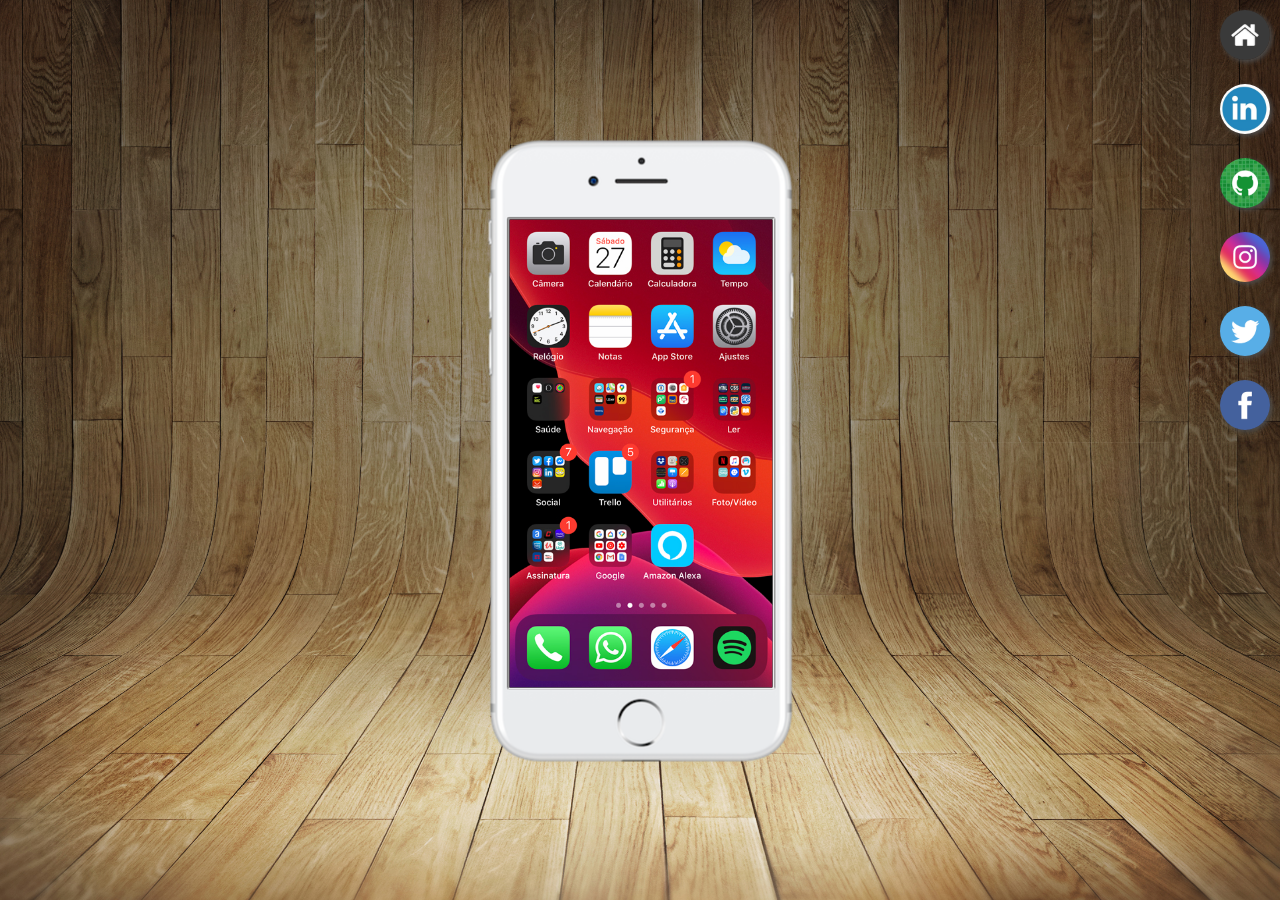
<file: projeto/index.html>
<!DOCTYPE html>
<html lang="pt-BR">
<head>
    <meta charset="UTF-8">
    <meta http-equiv="X-UA-Compatible" content="IE=edge">
    <meta name="viewport" content="width=device-width, initial-scale=1.0">
    <link rel="shortcut icon" href="midia/imagens/favicon.ico" type="image/x-icon">
    <link rel="stylesheet" href="estilos/style.css">
    <title>Projeto Redes Sociais</title>
</head>
<body>
    <main>
        <section id ="telefone">
            <iframe src="home.html" name="tela" id="tela" >
                Seu navegador não é compatível com isso
            </iframe>
                
        </section>

        <section id="redes">
            <a href="home.html" target="tela"> <img src="midia/imagens/logo-home.jpg" alt="Home"></a><br>

            <a href="Linkedin.html" target="tela"> <img src="midia/imagens/logo-linkedin.jpg" alt="Linkedin"></a><br>

            <a href="github.html" target="tela"> <img src="midia/imagens/logo-github.jpg" alt="Github"></a><br>

            <a href="instagram.html" target="tela"> <img src="midia/imagens/logo-instagram.jpg" alt="Instagram"></a><br>

            <a href="twiter.html" target="tela"> <img src="midia/imagens/logo-twitter.jpg" alt="Twitter"></a><br>

            <a href="facebook.html" target="tela"> <img src="midia/imagens/logo-facebook.jpg" alt="Facebook"></a>
        </section>
    </main>
</body>
</html>
</file>
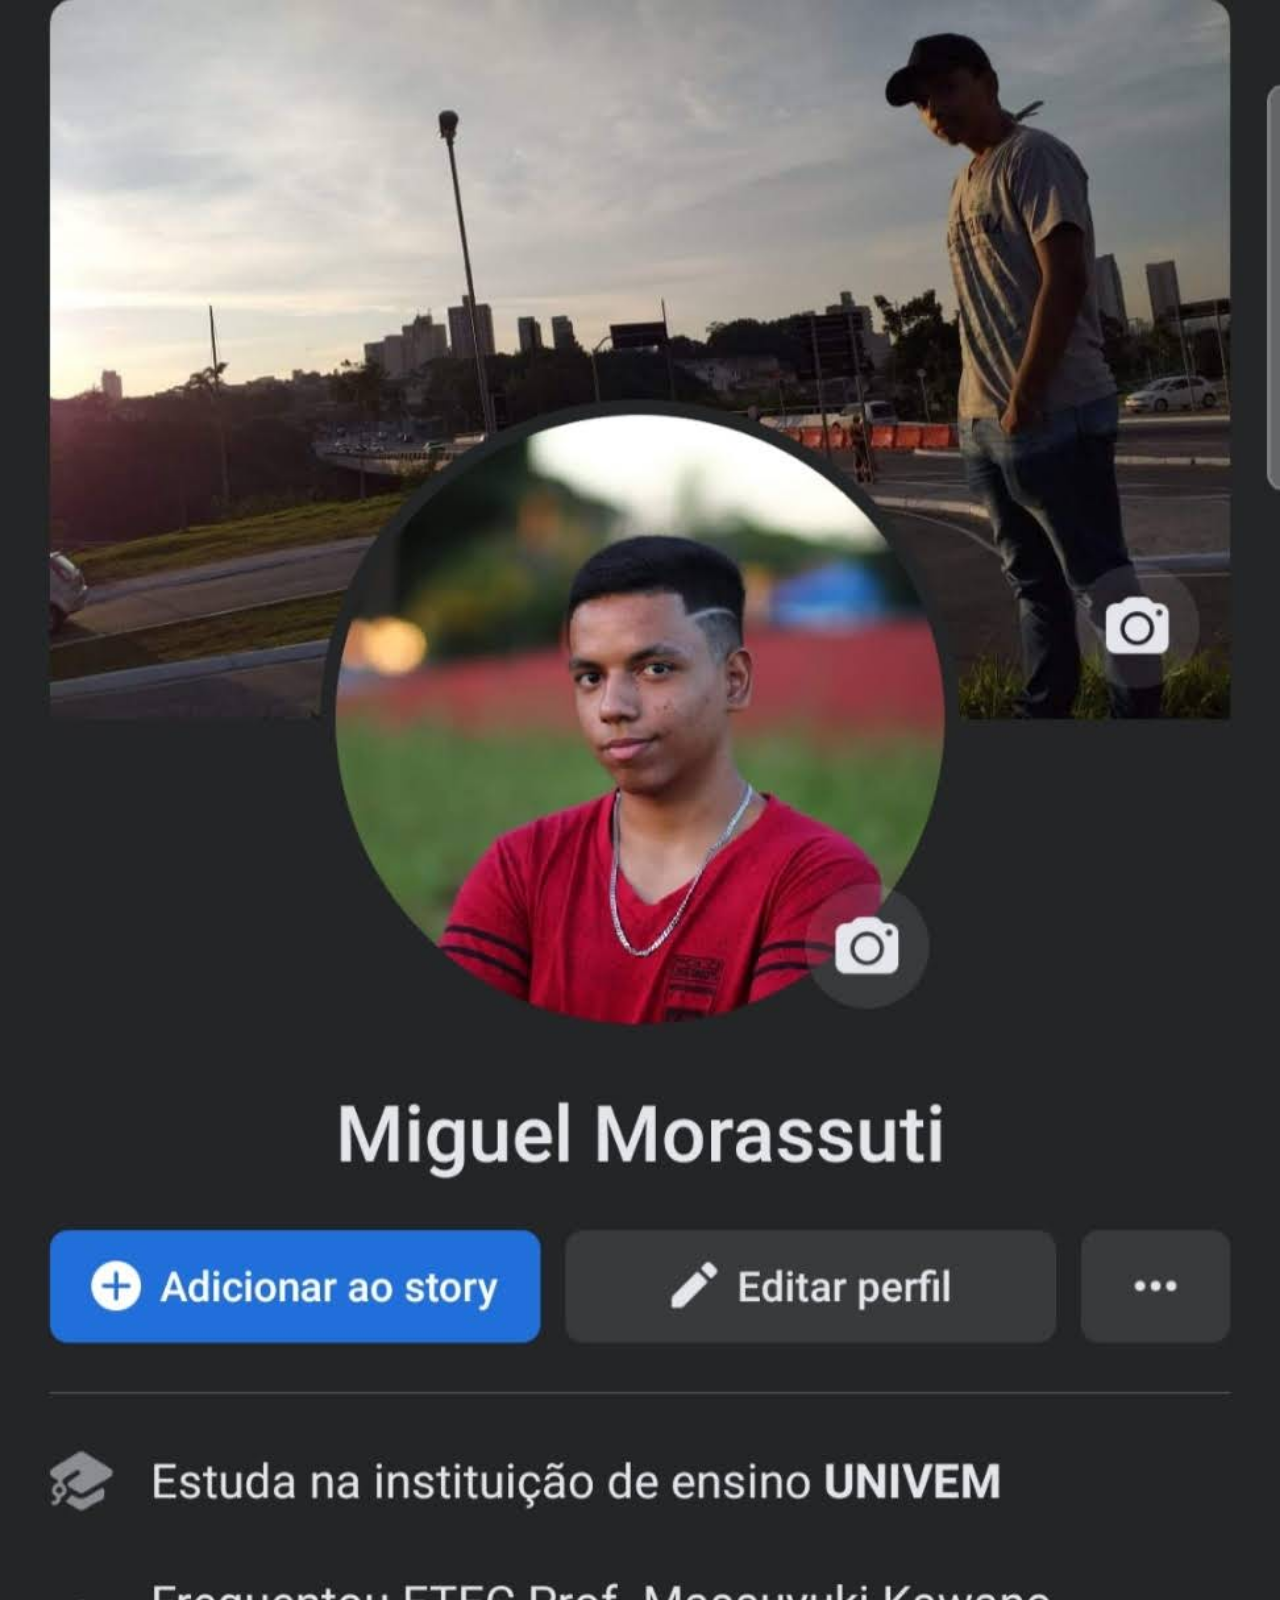
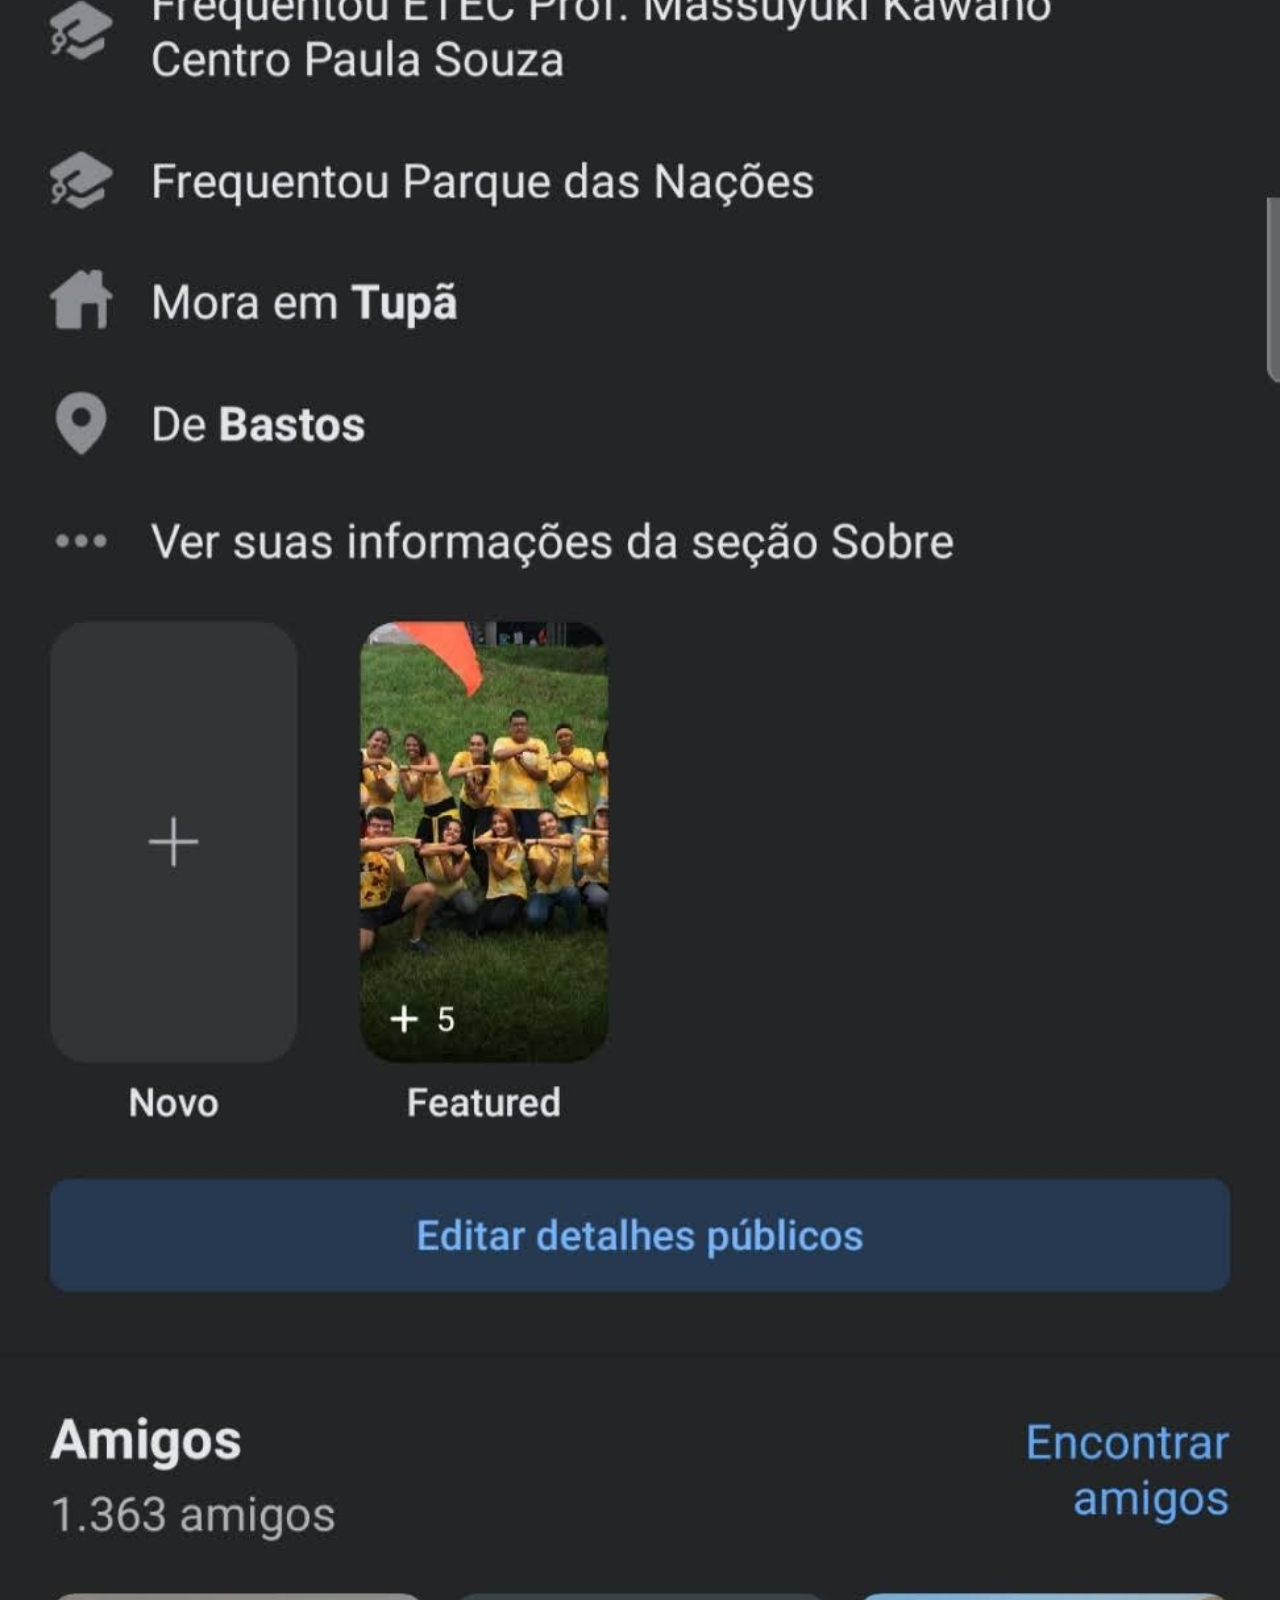
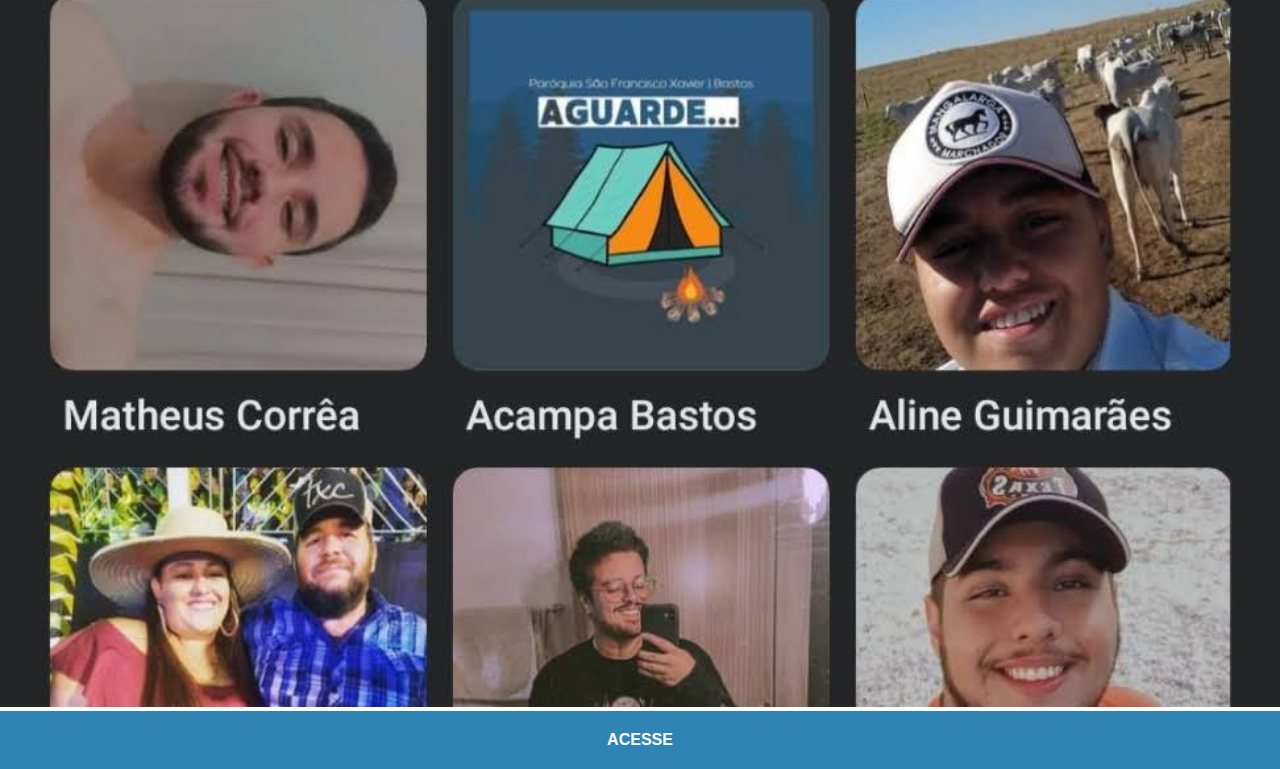
<file: projeto/facebook.html>
<!DOCTYPE html>
<html lang="pt-BR">
<head>
    <meta charset="UTF-8">
    <meta http-equiv="X-UA-Compatible" content="IE=edge">
    <meta name="viewport" content="width=device-width, initial-scale=1.0">
    <link rel="stylesheet" href="estilos/social.css">
    <title>Facebook</title>
</head>
<body>
    <img src="midia/imagens/Screenshot_20220727-112503_Facebook.jpg" alt="Facebook">
    <a href="https://www.facebook.com/miguel.guimaraes.16547" target="_blank">ACESSE</a>
</body>
</html>
</file>
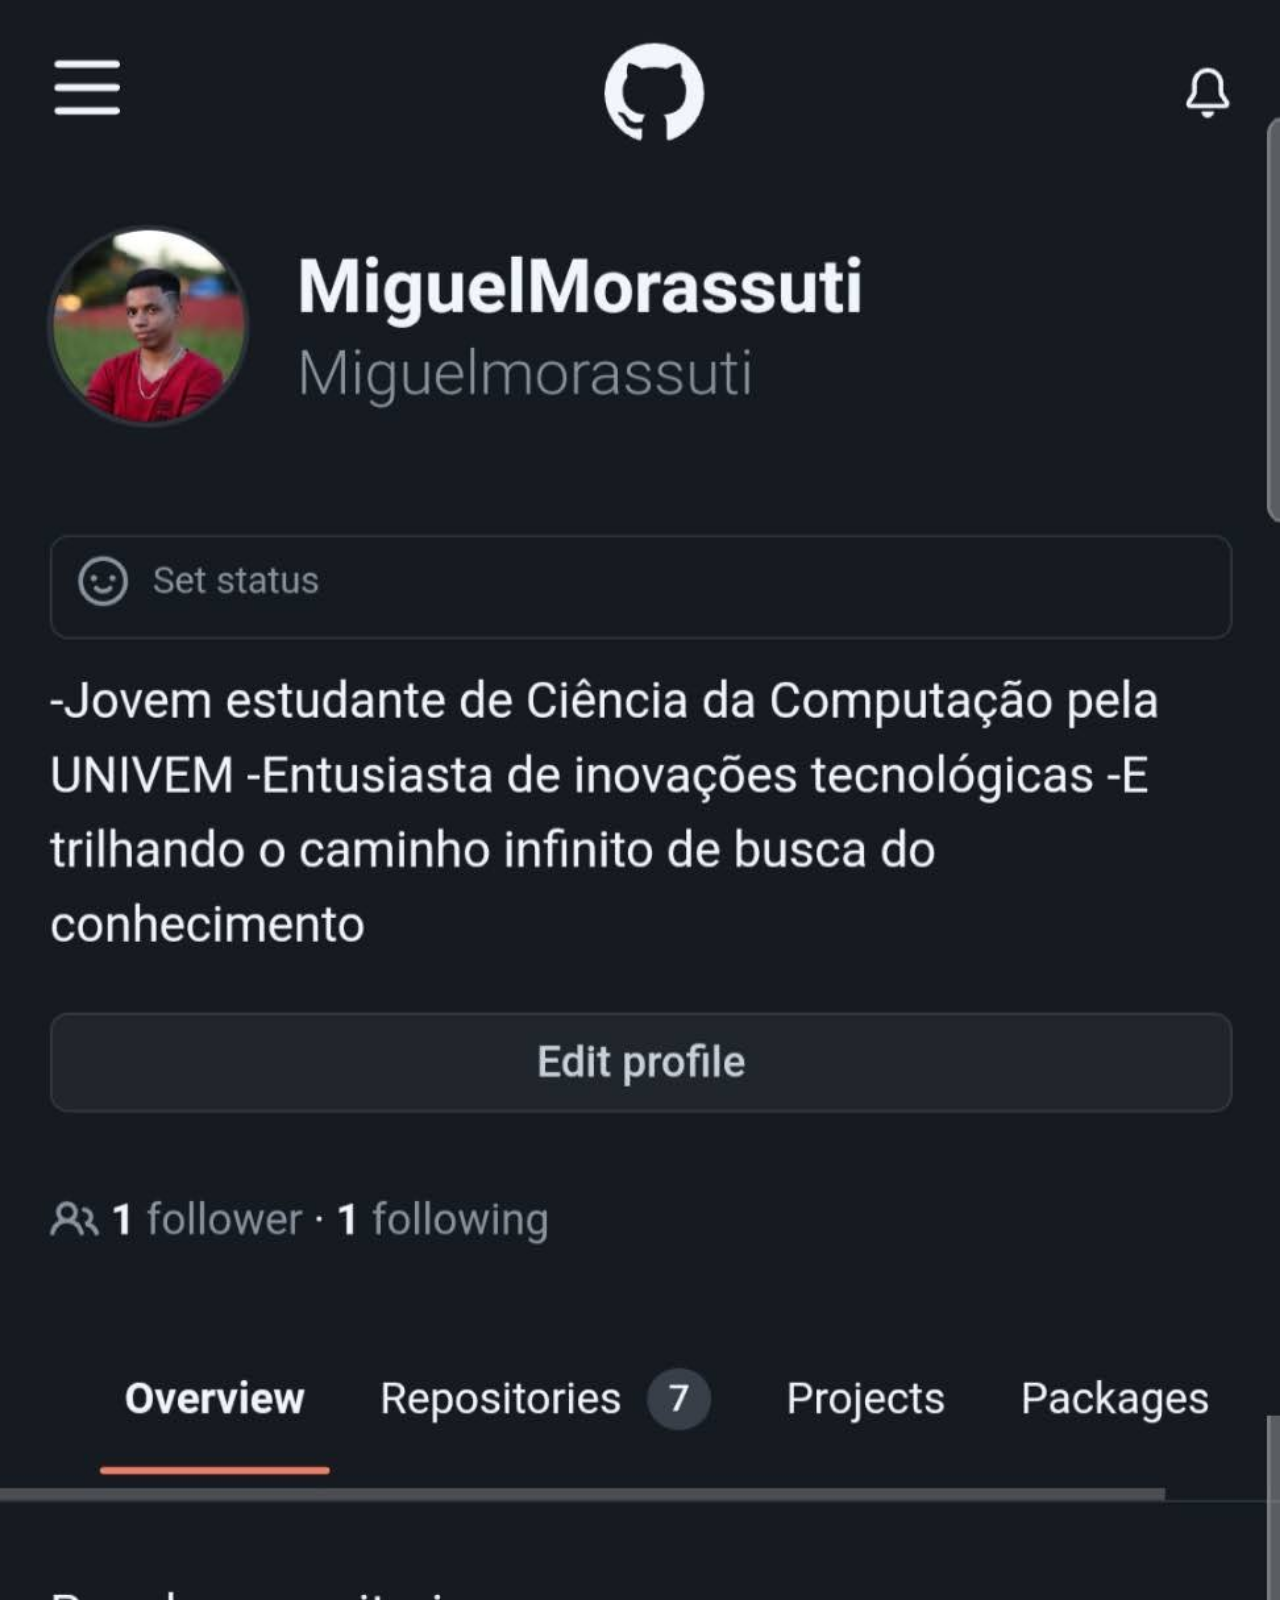
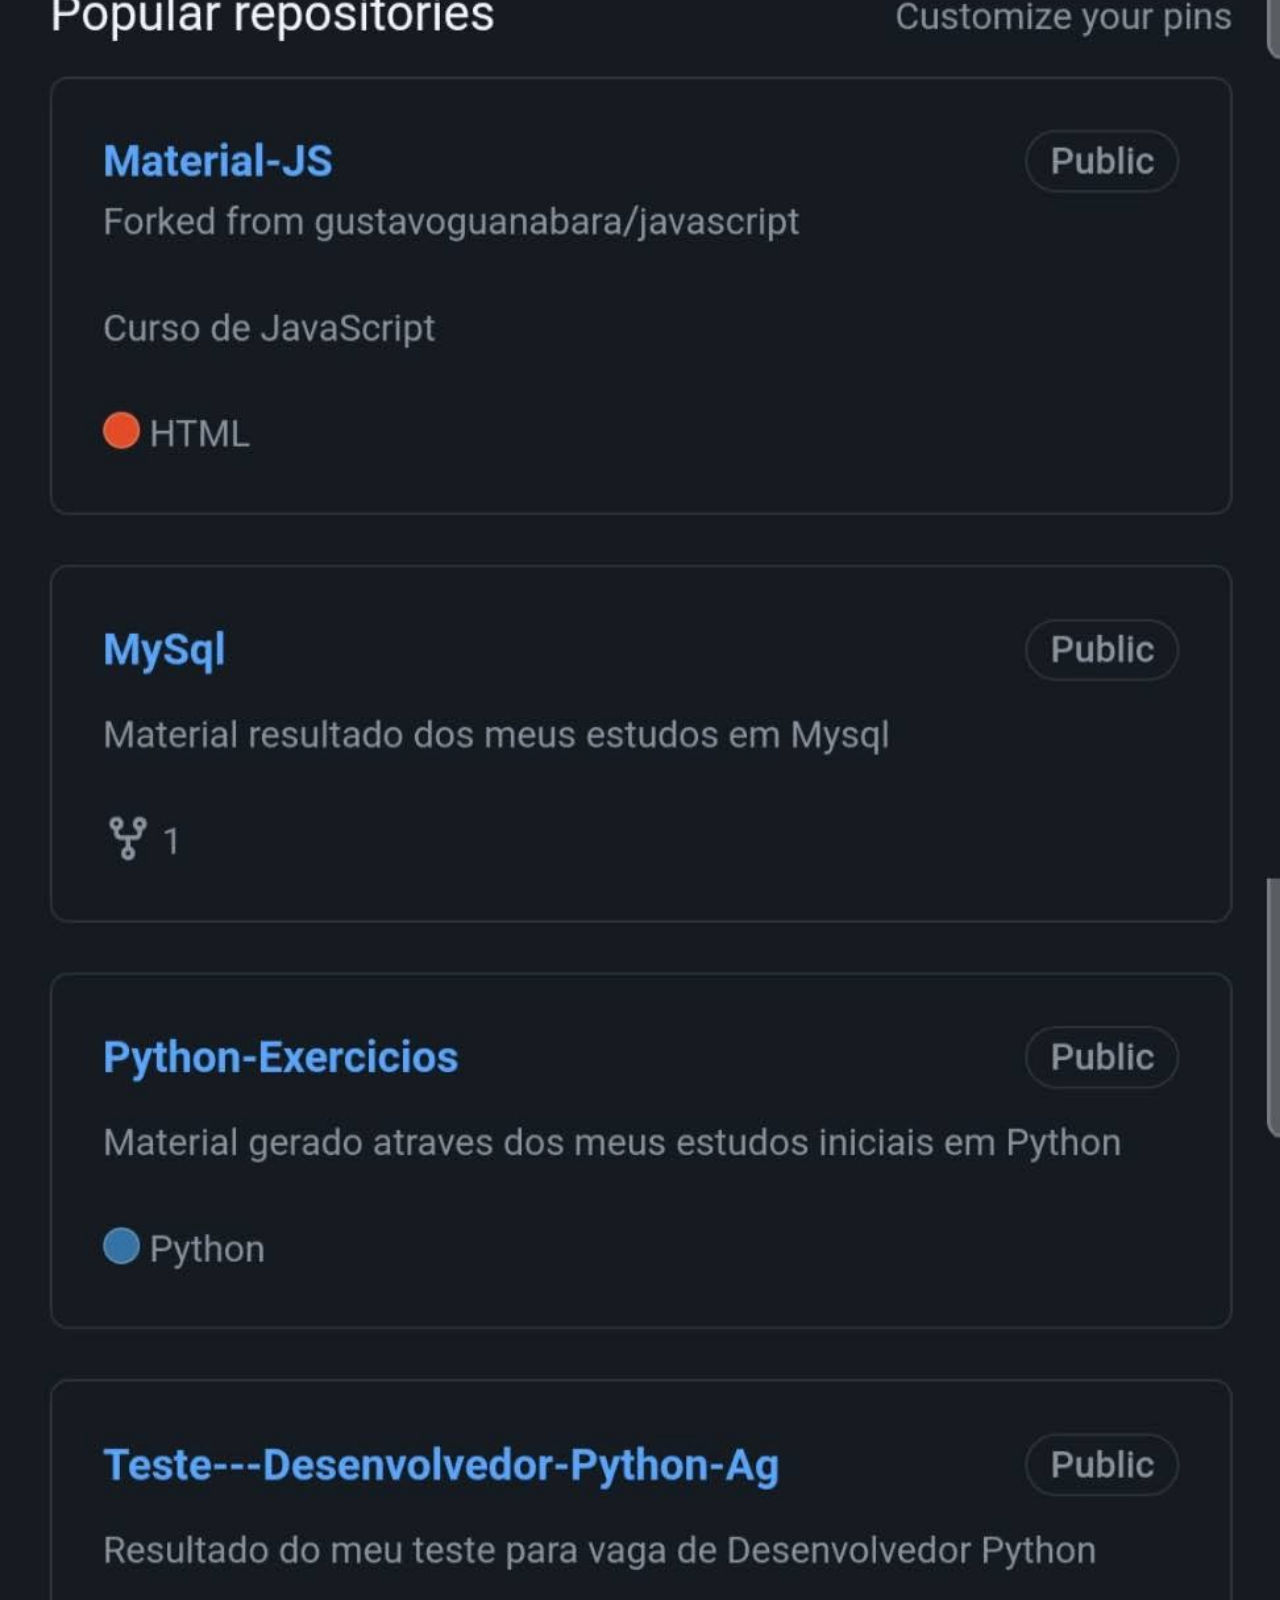
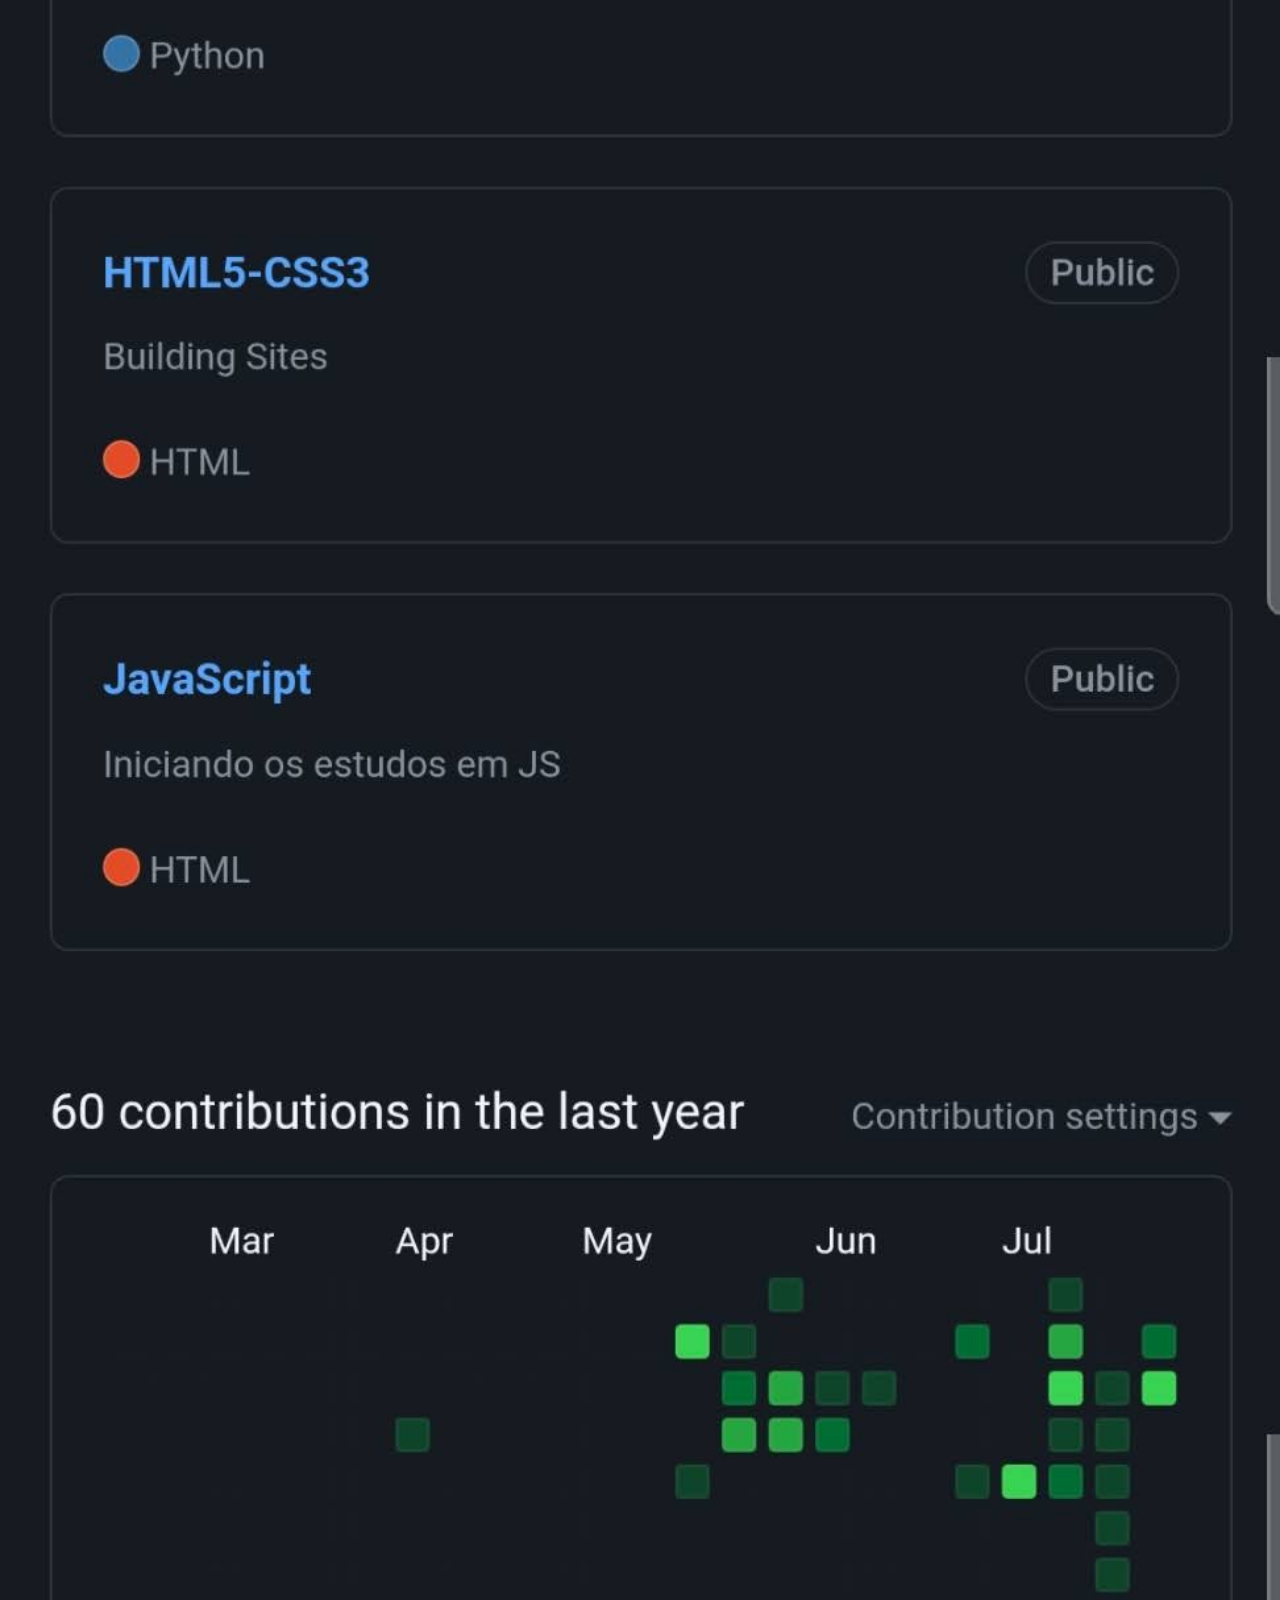
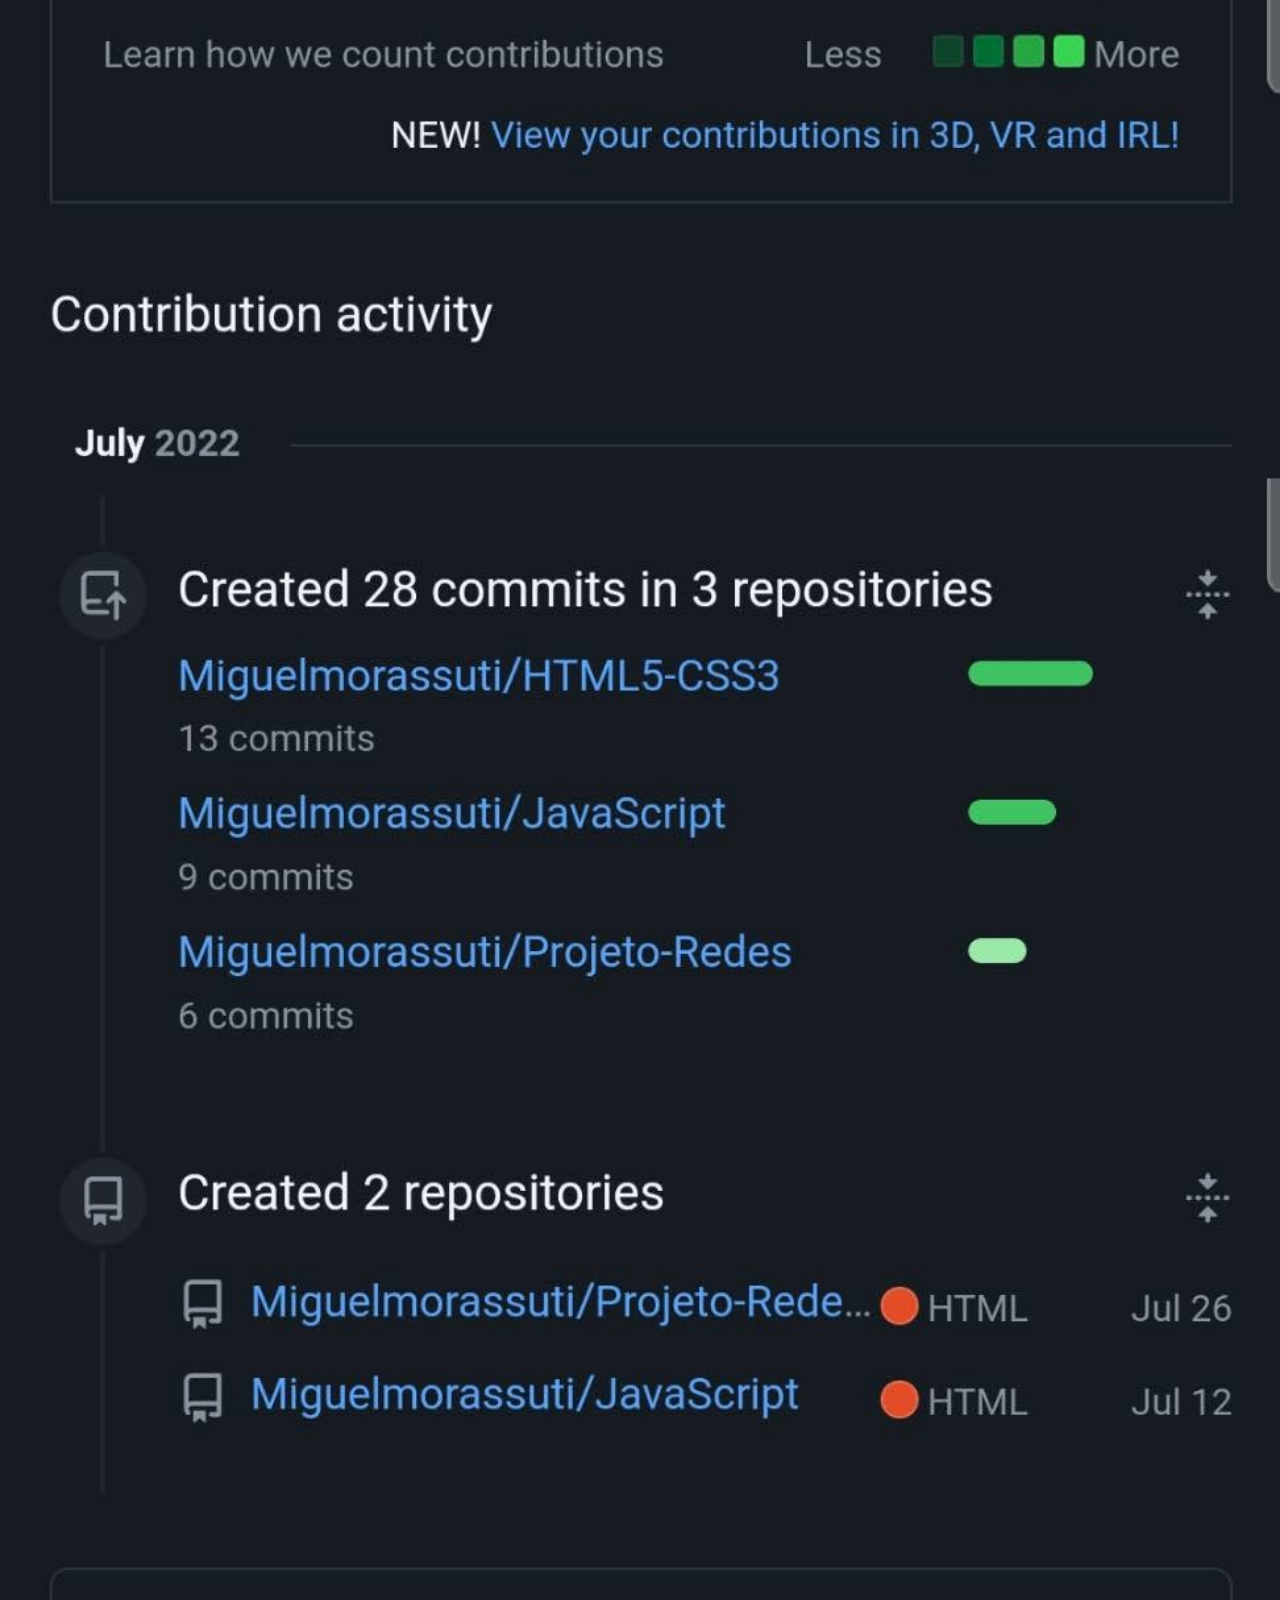
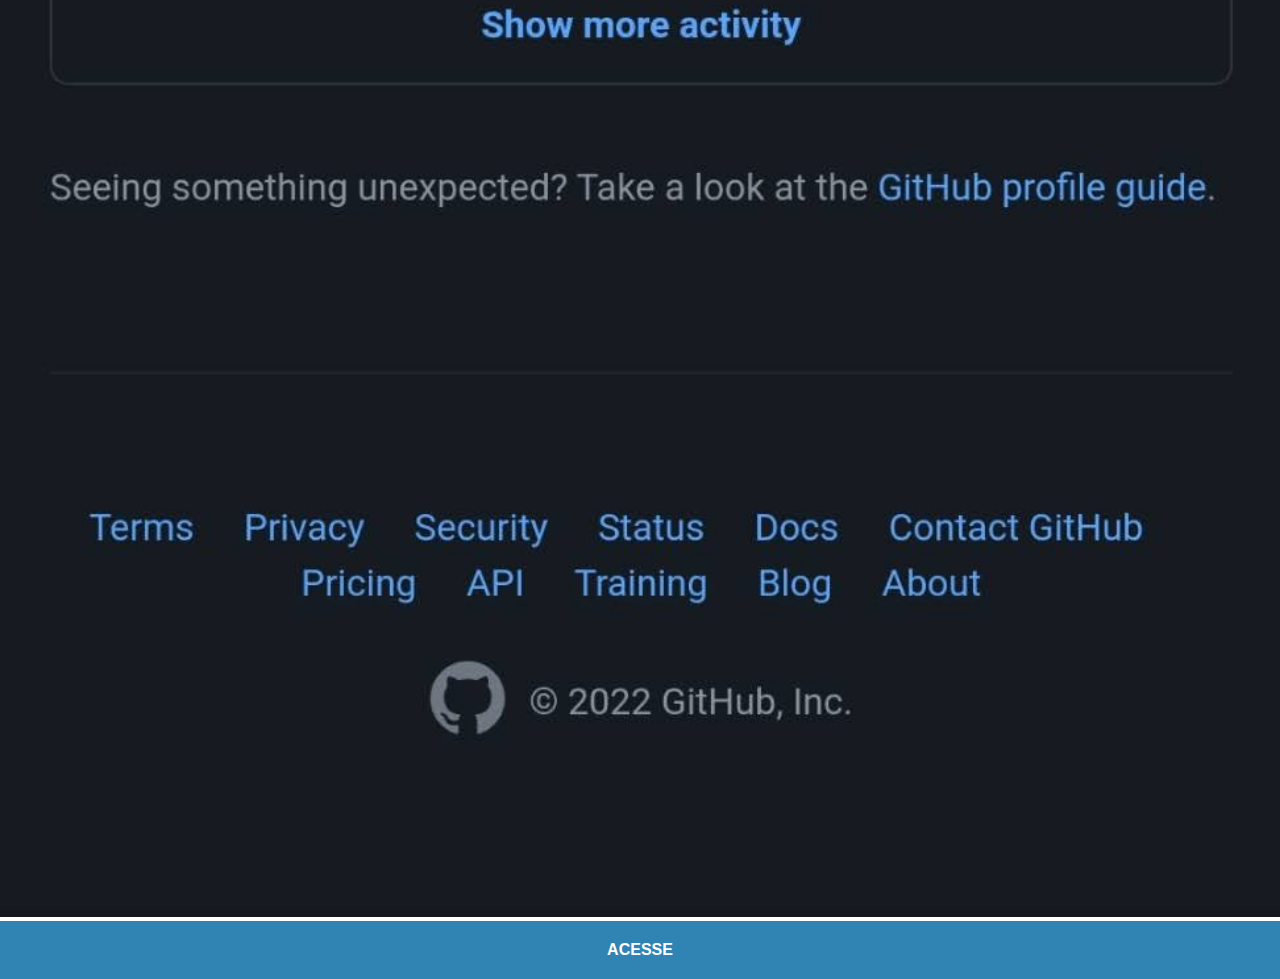
<file: projeto/github.html>
<!DOCTYPE html>
<html lang="pt-BR">
<head>
    <meta charset="UTF-8">
    <meta http-equiv="X-UA-Compatible" content="IE=edge">
    <meta name="viewport" content="width=device-width, initial-scale=1.0">
    <link rel="stylesheet" href="estilos/social.css">
    <title>github</title>
</head>
<body>
    <img src="midia/imagens/Screenshot_20220727-114933_Chrome.jpg" alt="Github">
    <a href="https://github.com/Miguelmorassuti" target="_blank">ACESSE</a>
</body>
</html>
</file>
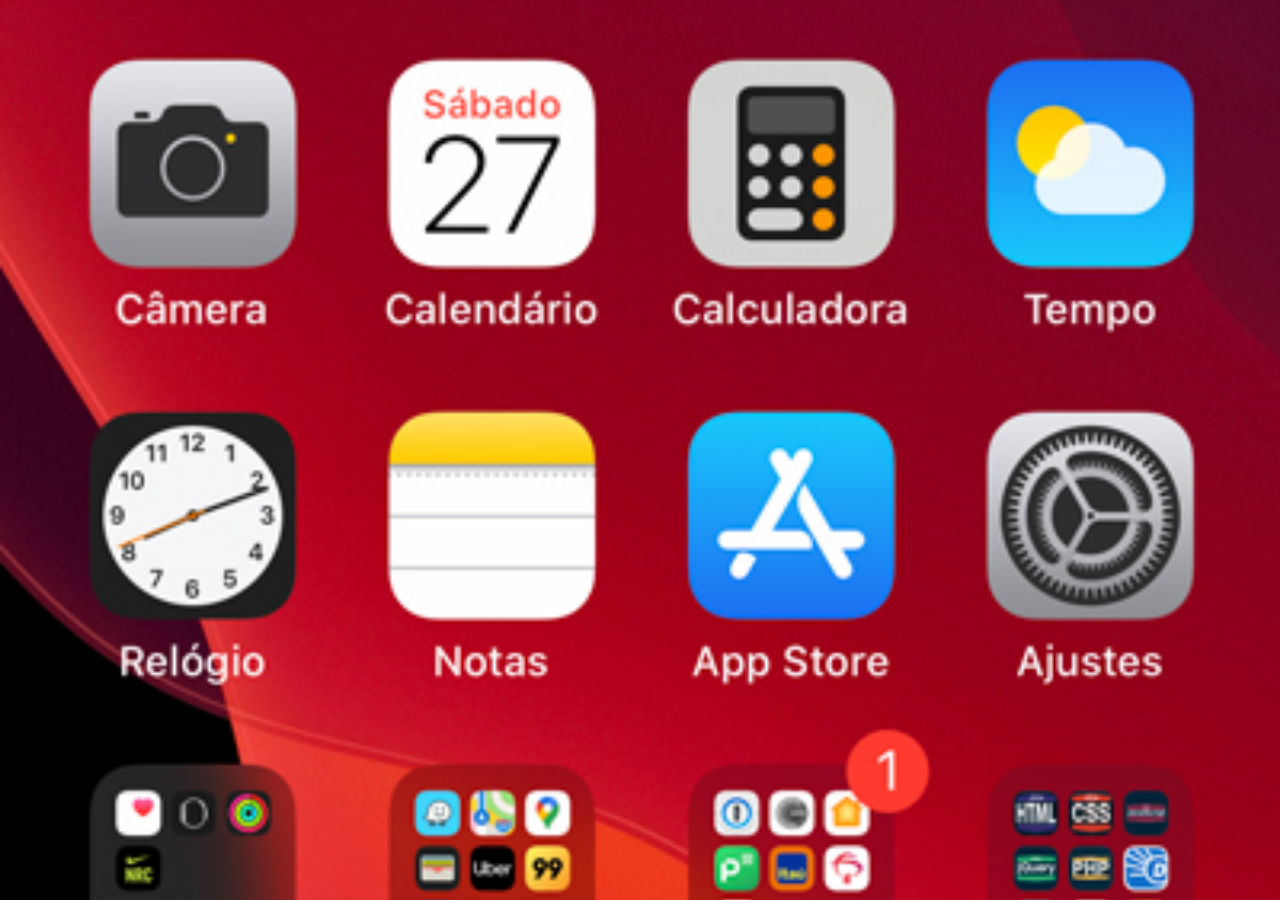
<file: projeto/home.html>
<!DOCTYPE html>
<html lang="pt-BR">
<head>
    <meta charset="UTF-8">
    <meta http-equiv="X-UA-Compatible" content="IE=edge">
    <meta name="viewport" content="width=device-width, initial-scale=1.0">
    <title>Home</title>

    <style>
        *{
            margin:0px;
            padding:0px;
        }
        body {
            height:100vh; /* 100% da visualização de altura*/
            width:100vw; /* 100% da visualização de largura*/

            background: black url("midia/imagens/tela-home.jpg") no-repeat top center;
            background-size:cover
        }
         
    </style>

</head>
<body>
    
</body>
</html>
</file>
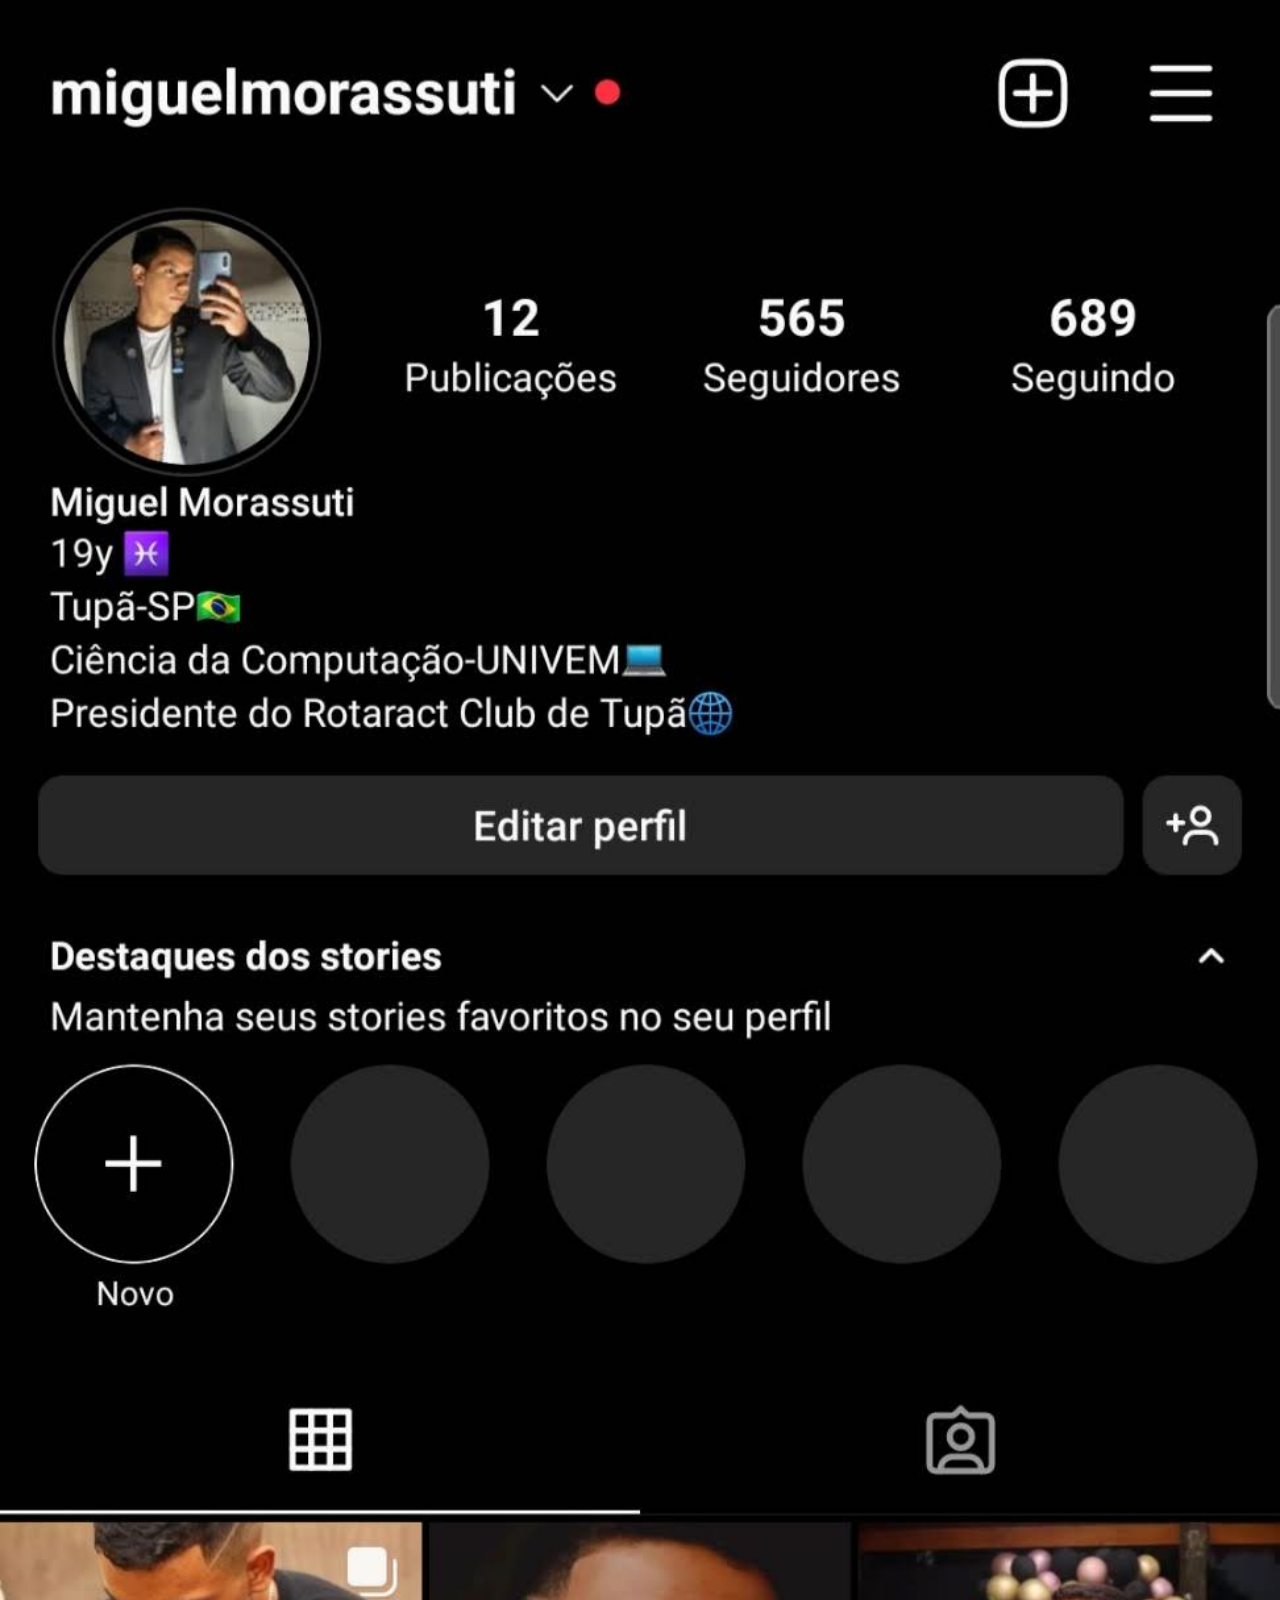
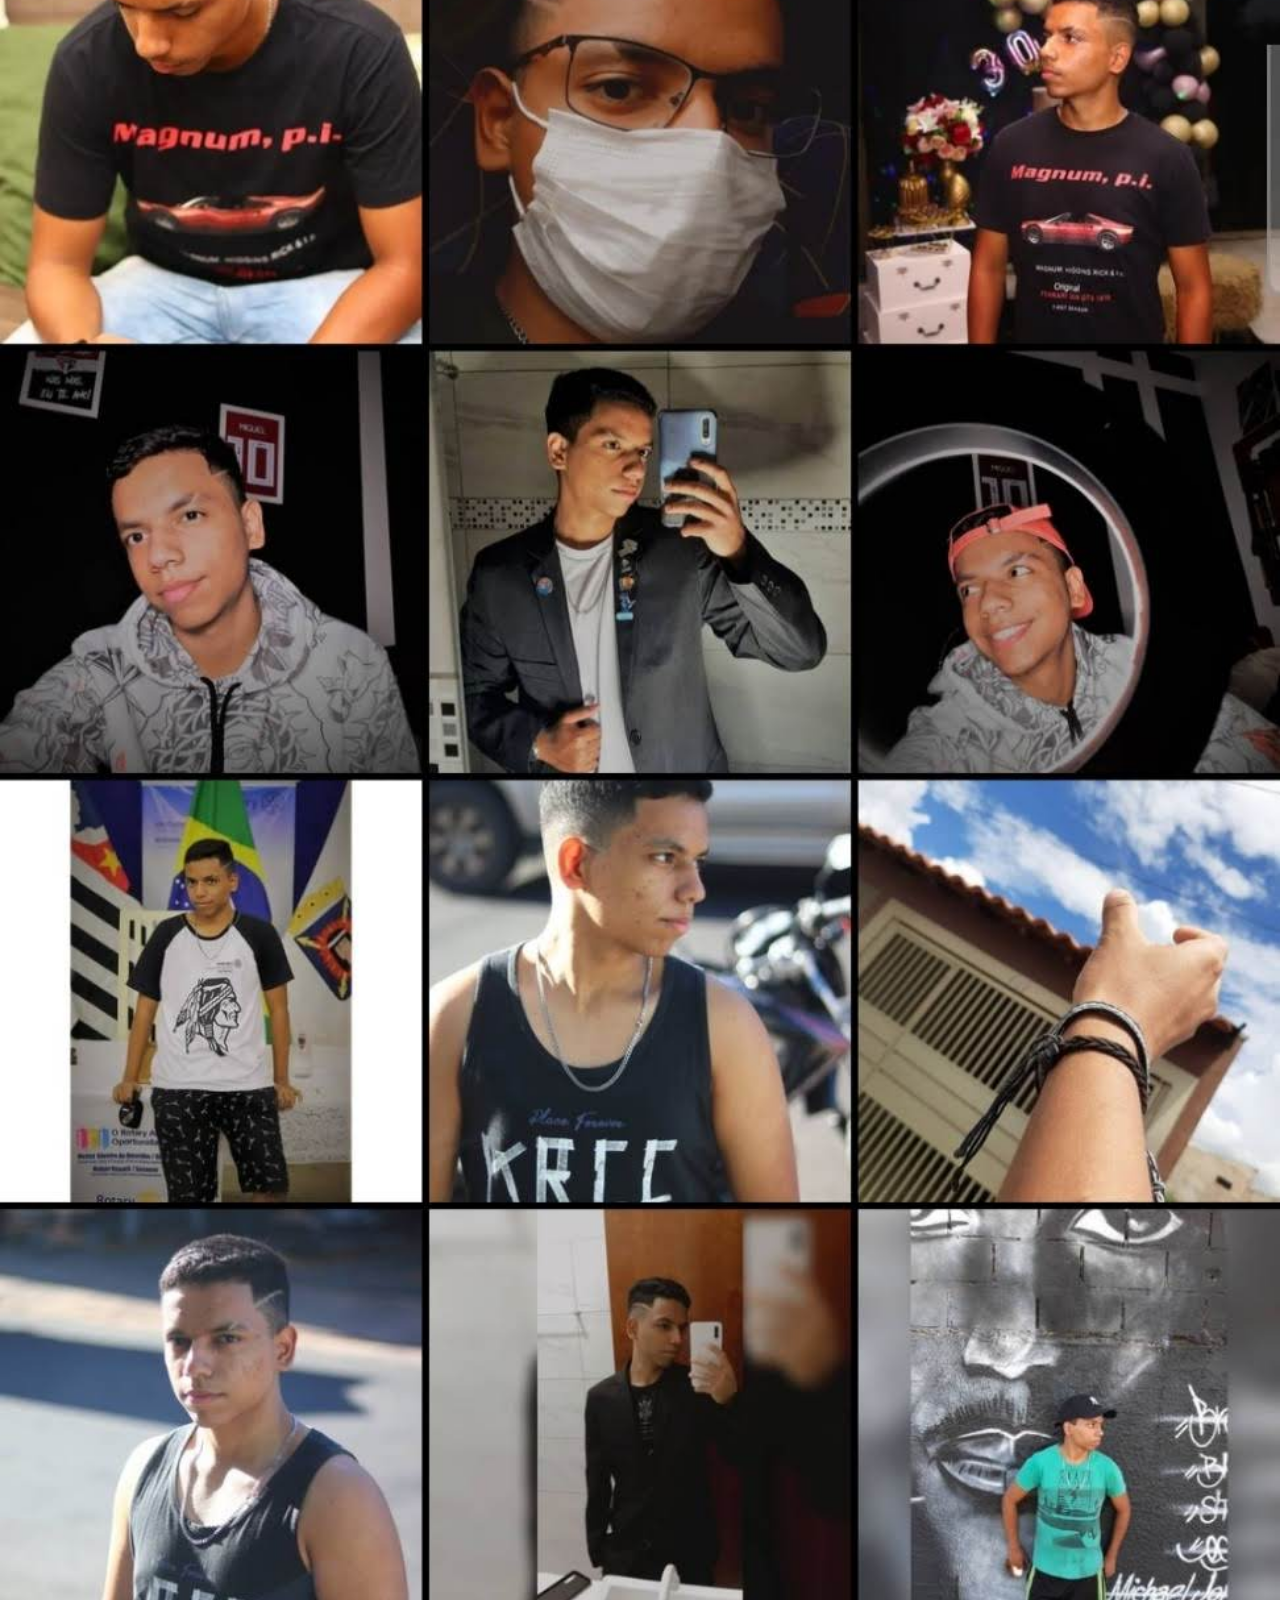
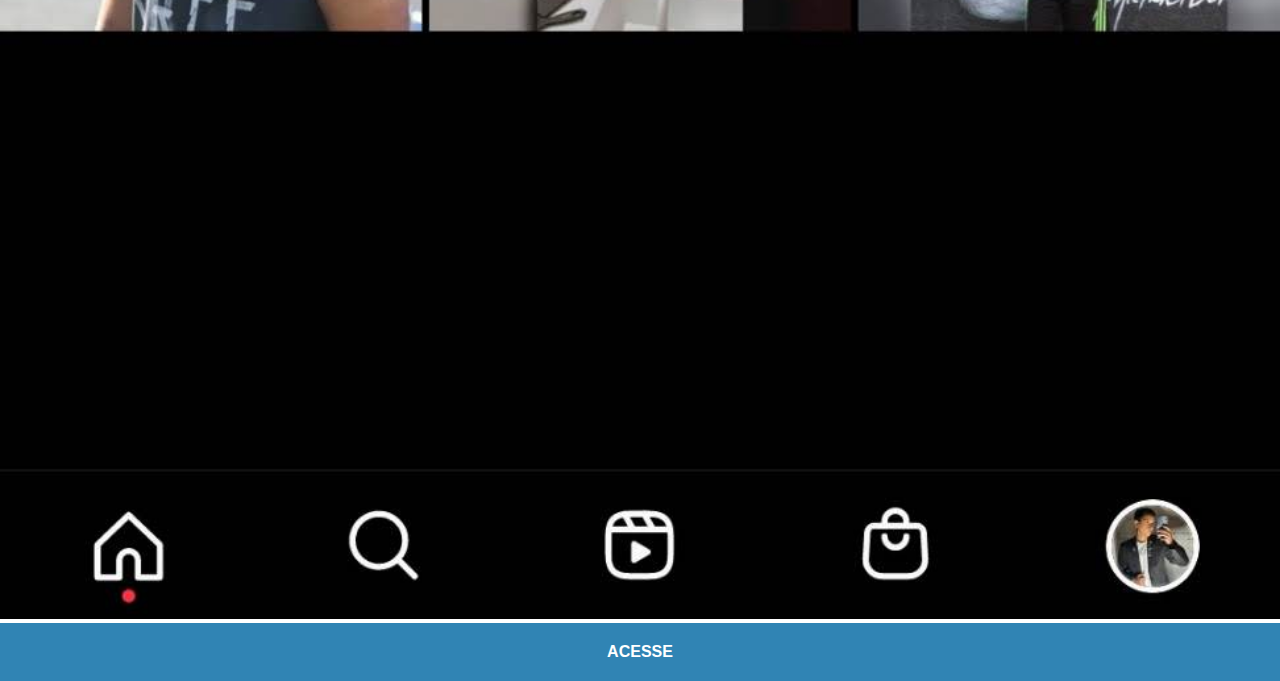
<file: projeto/instagram.html>
<!DOCTYPE html>
<html lang="pt-BR">
<head>
    <meta charset="UTF-8">
    <meta http-equiv="X-UA-Compatible" content="IE=edge">
    <meta name="viewport" content="width=device-width, initial-scale=1.0">
    <link rel="stylesheet" href="estilos/social.css">
    <title>Instagram</title>
</head>
<body>
    <img src="midia/imagens/Screenshot_20220727-112248_Instagram.jpg" alt="Instagram"/>
    <a href="https://www.instagram.com/miguelmorassuti/" target="_blank">ACESSE</a>
</body>
</html>
</file>
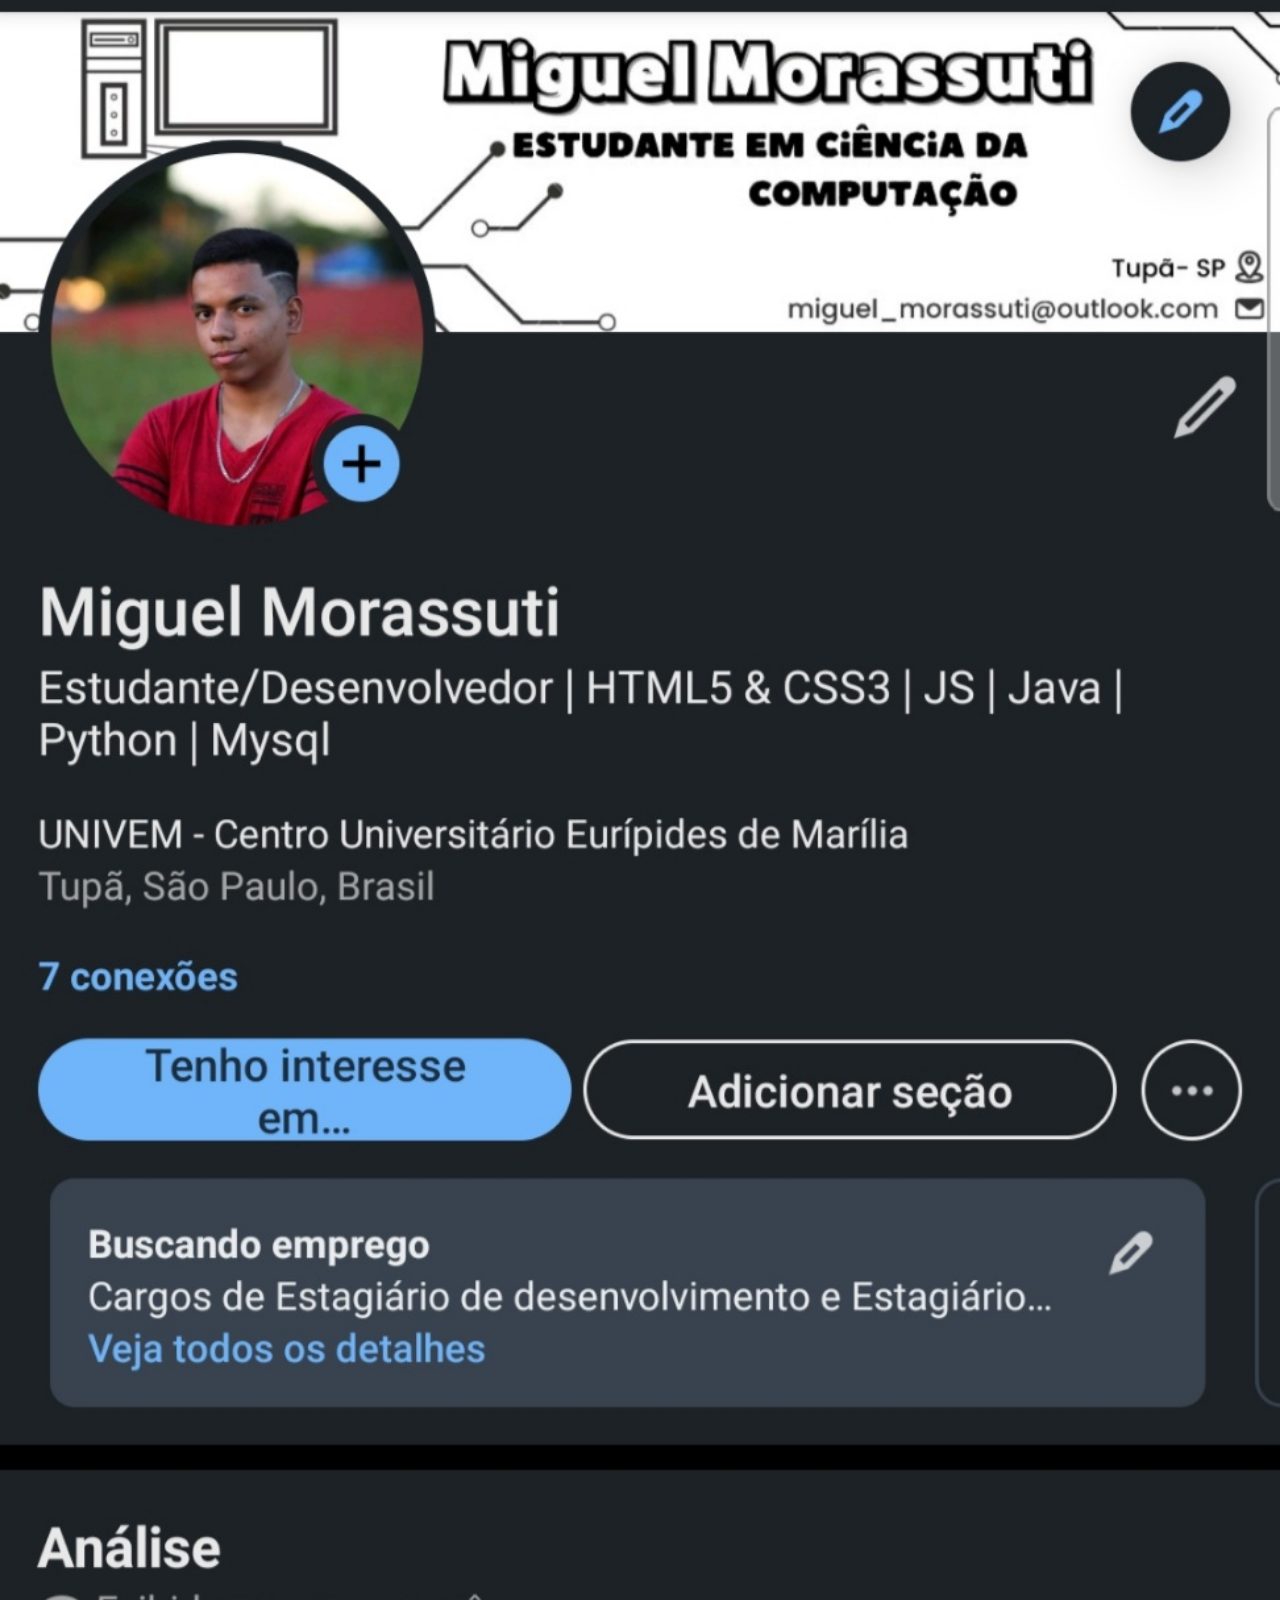
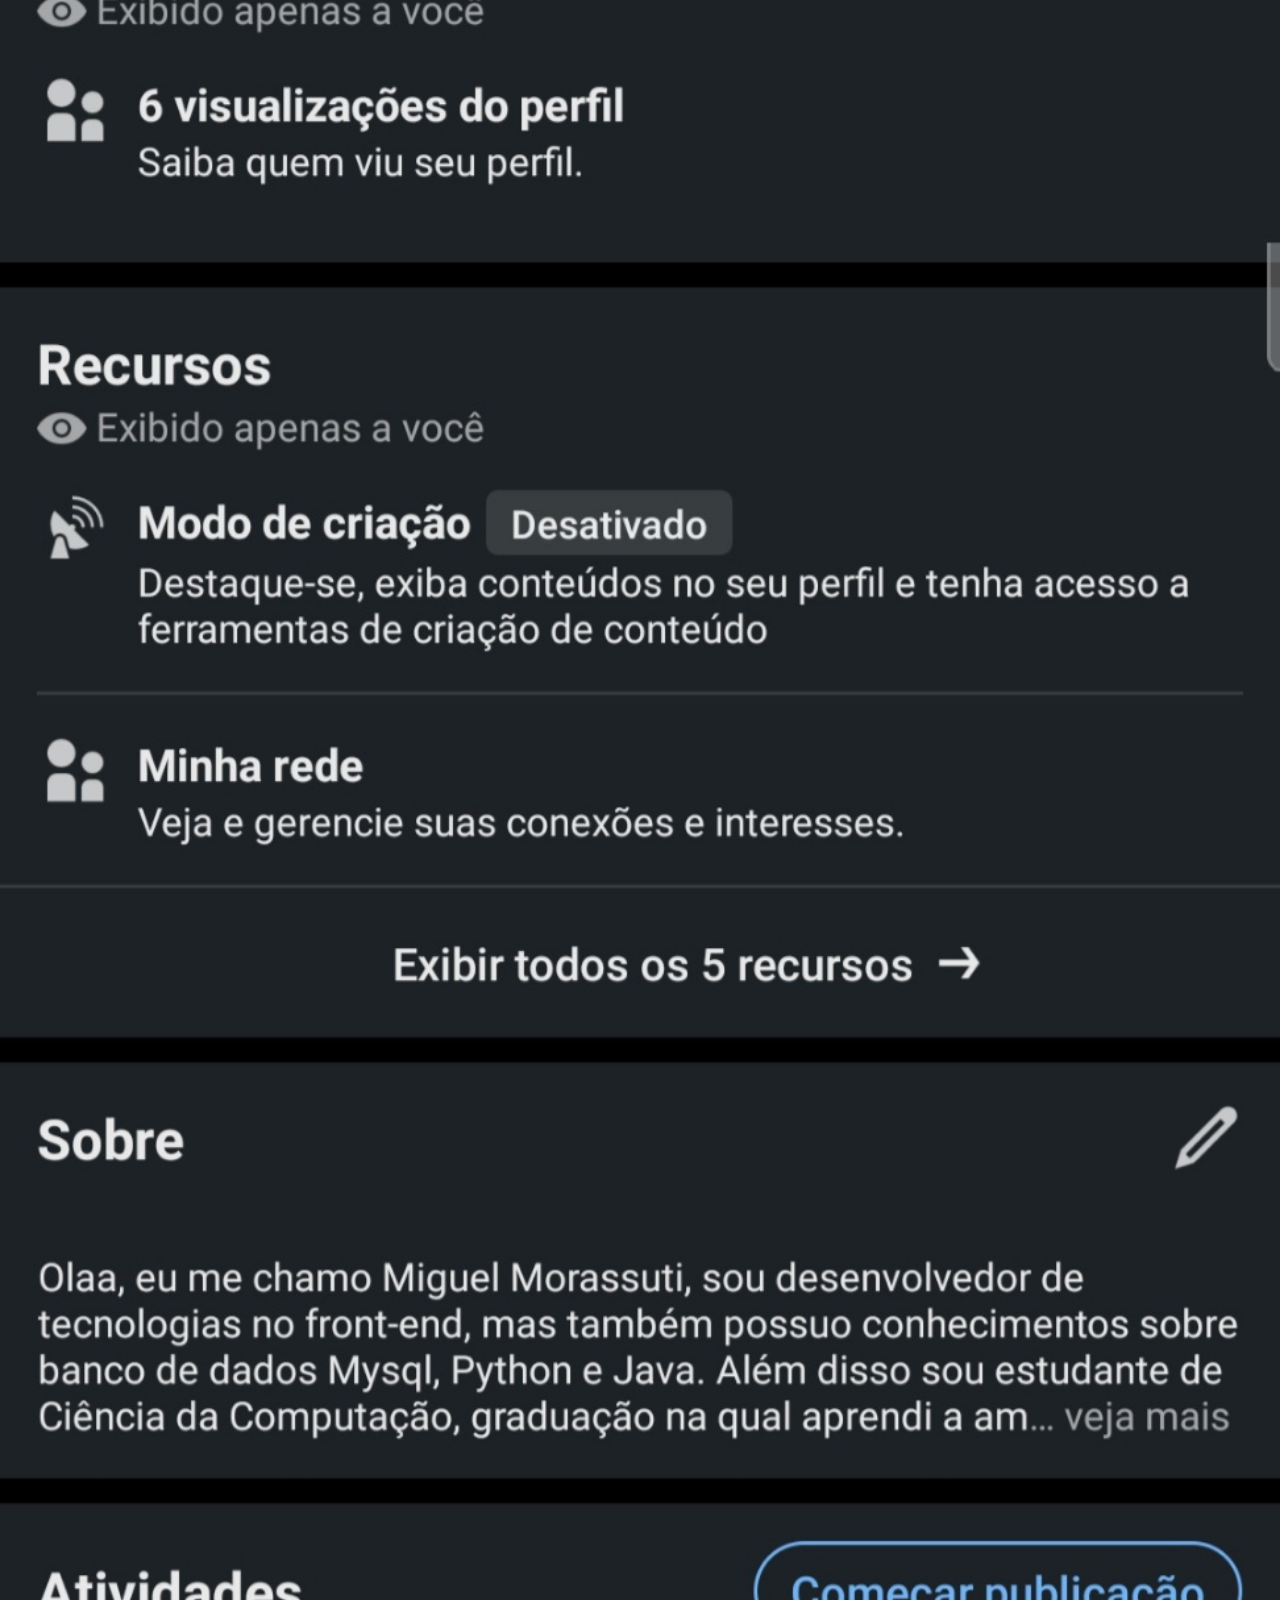
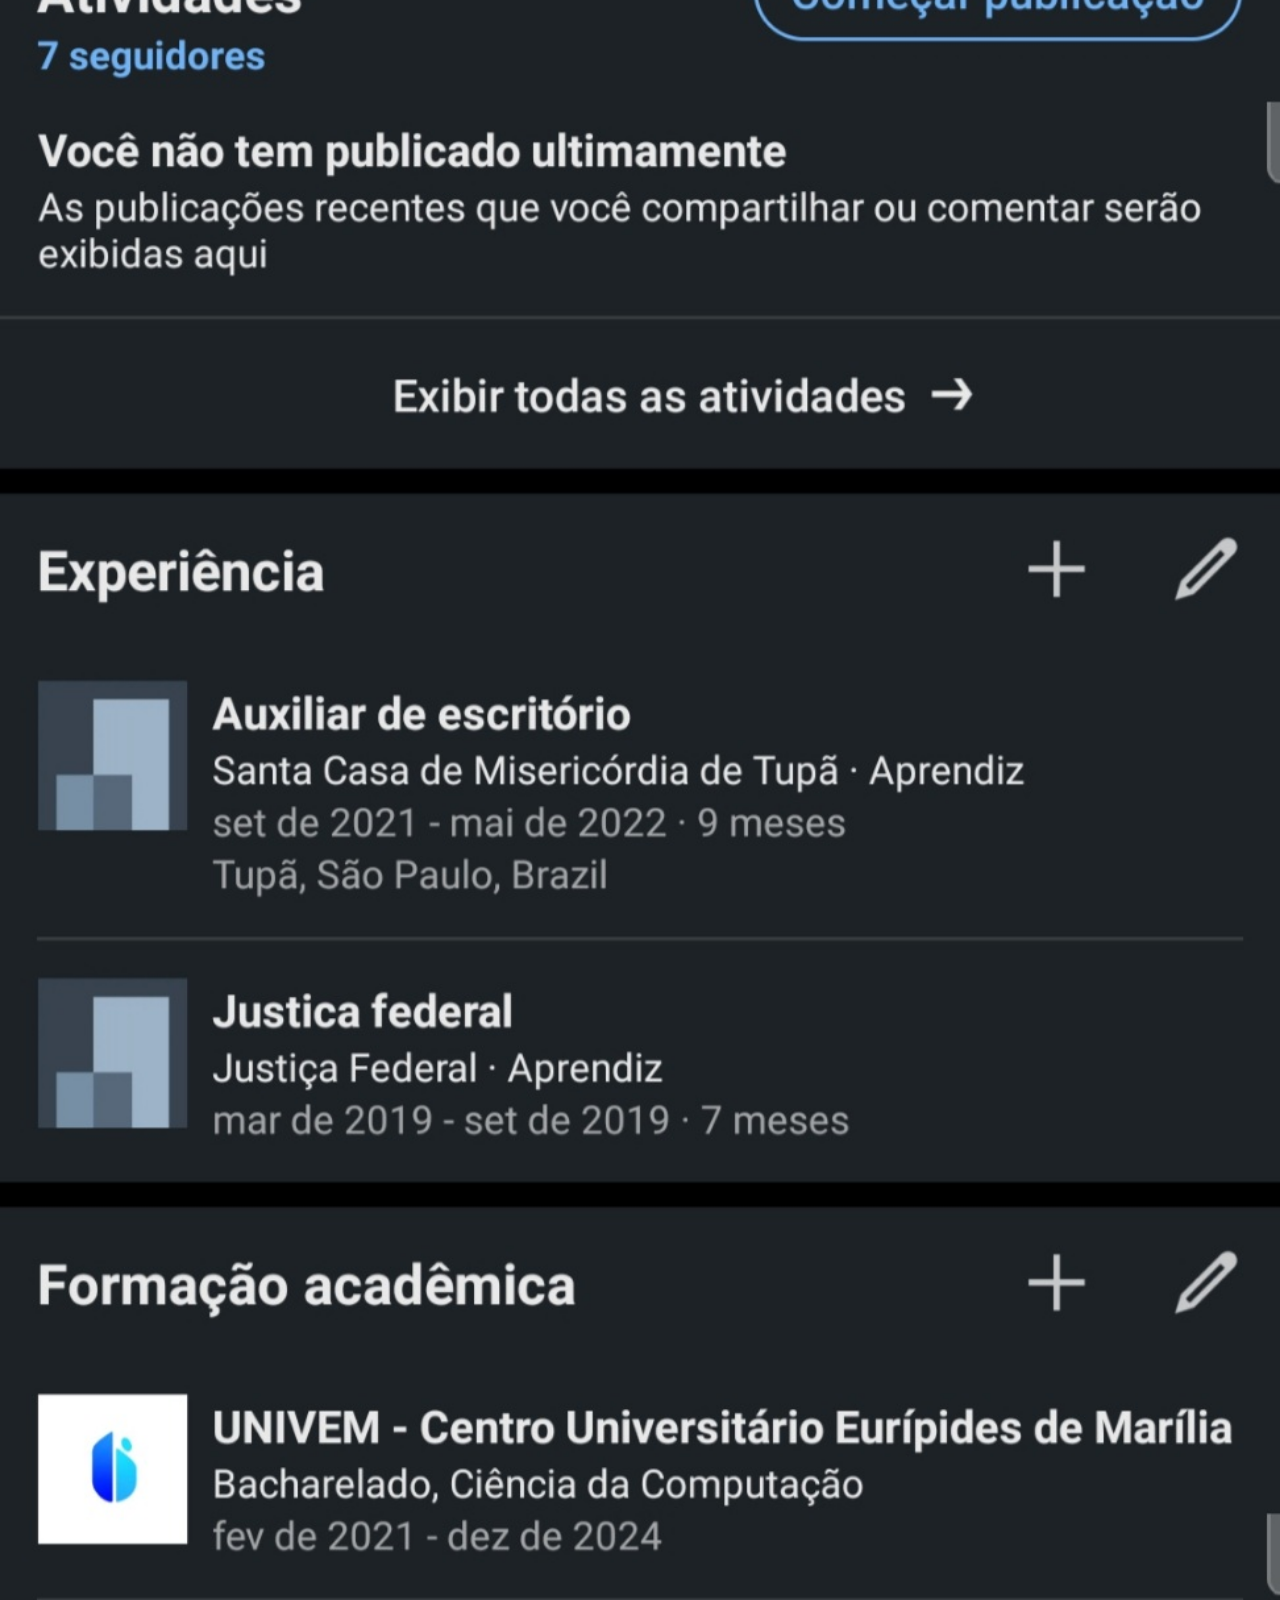
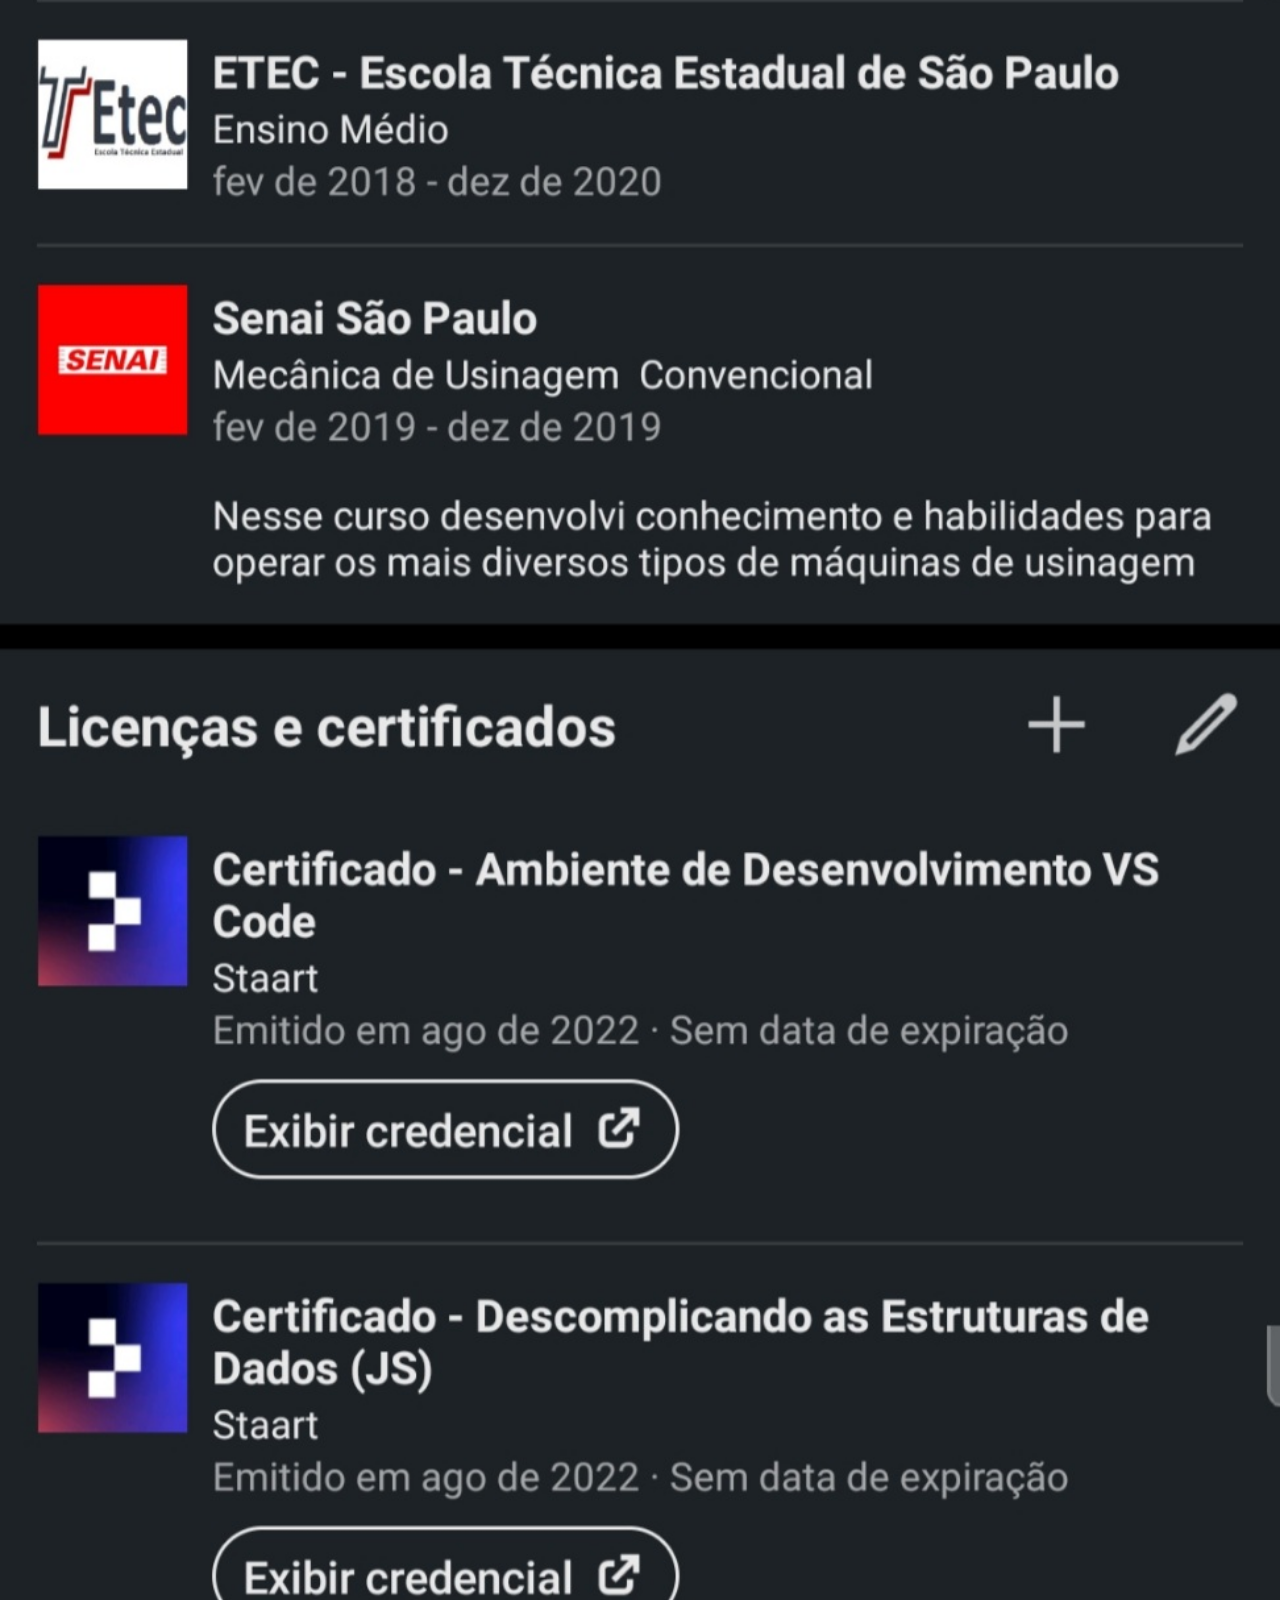
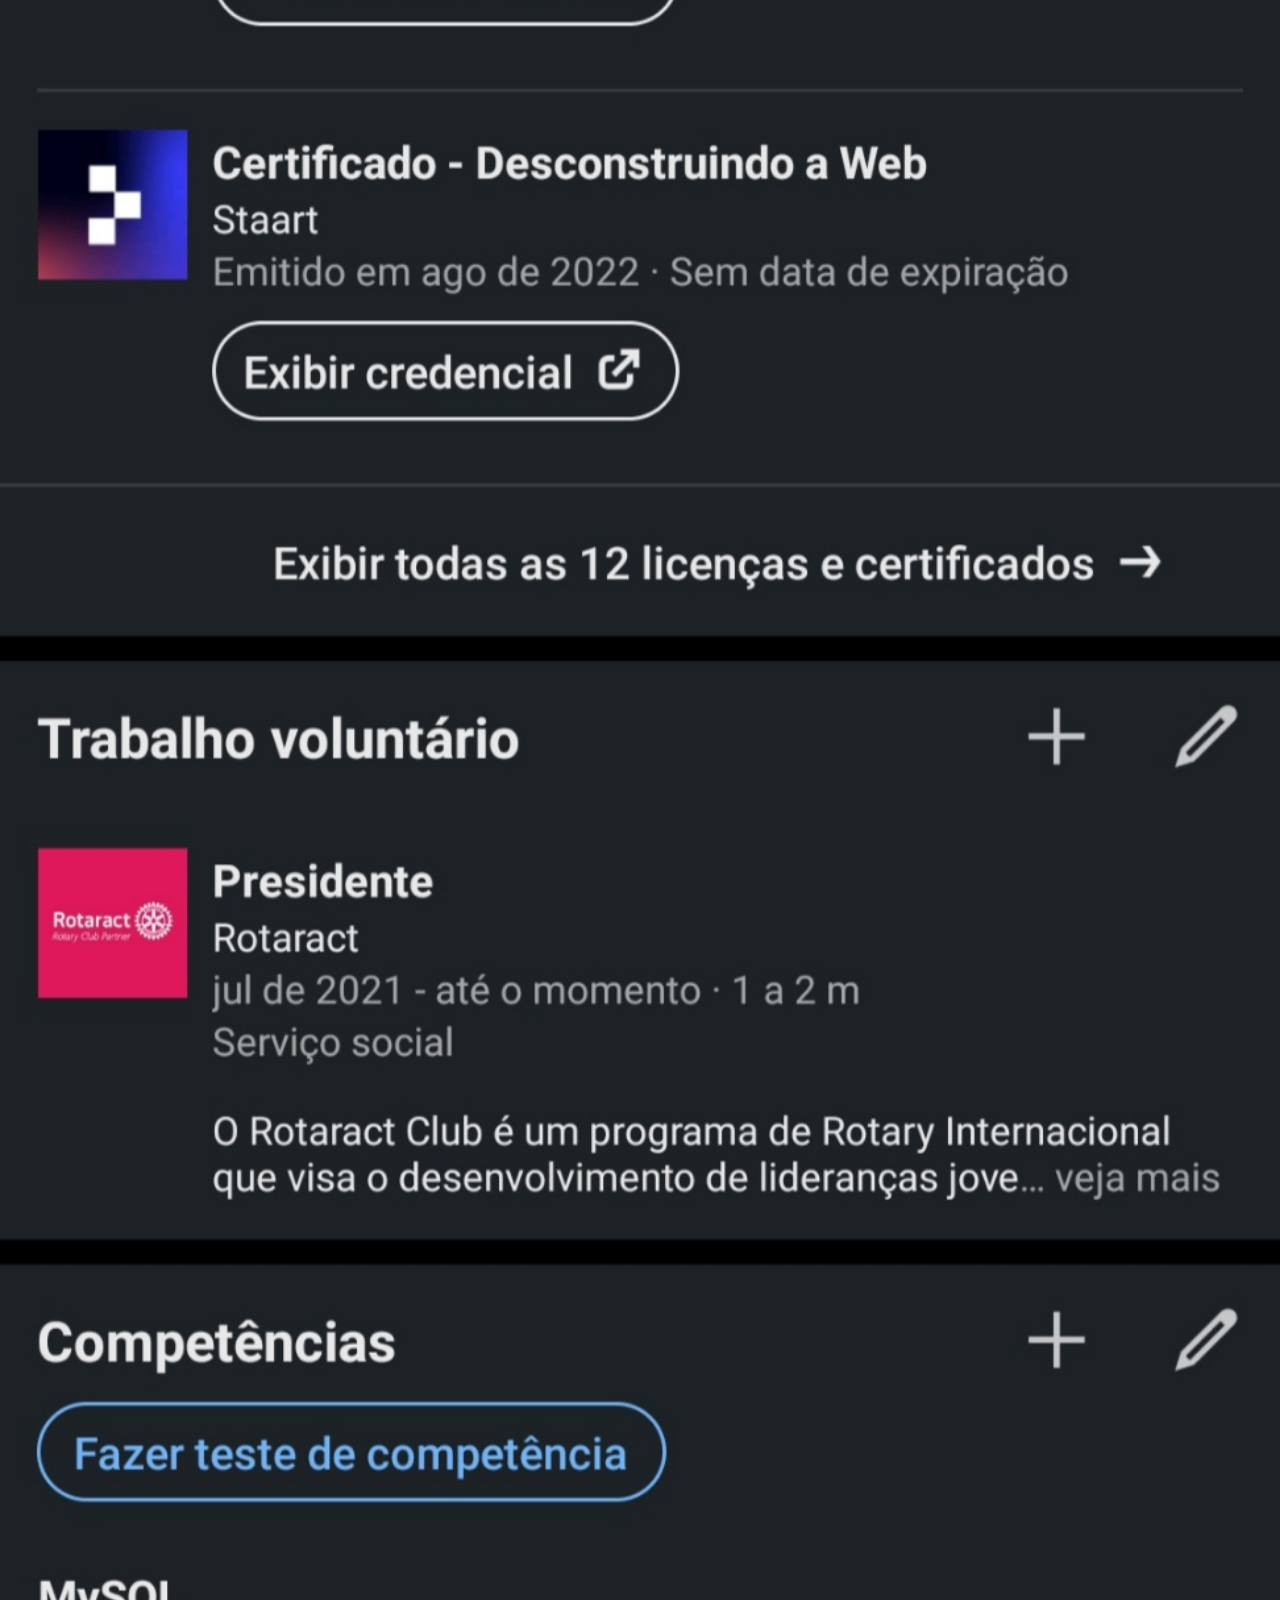
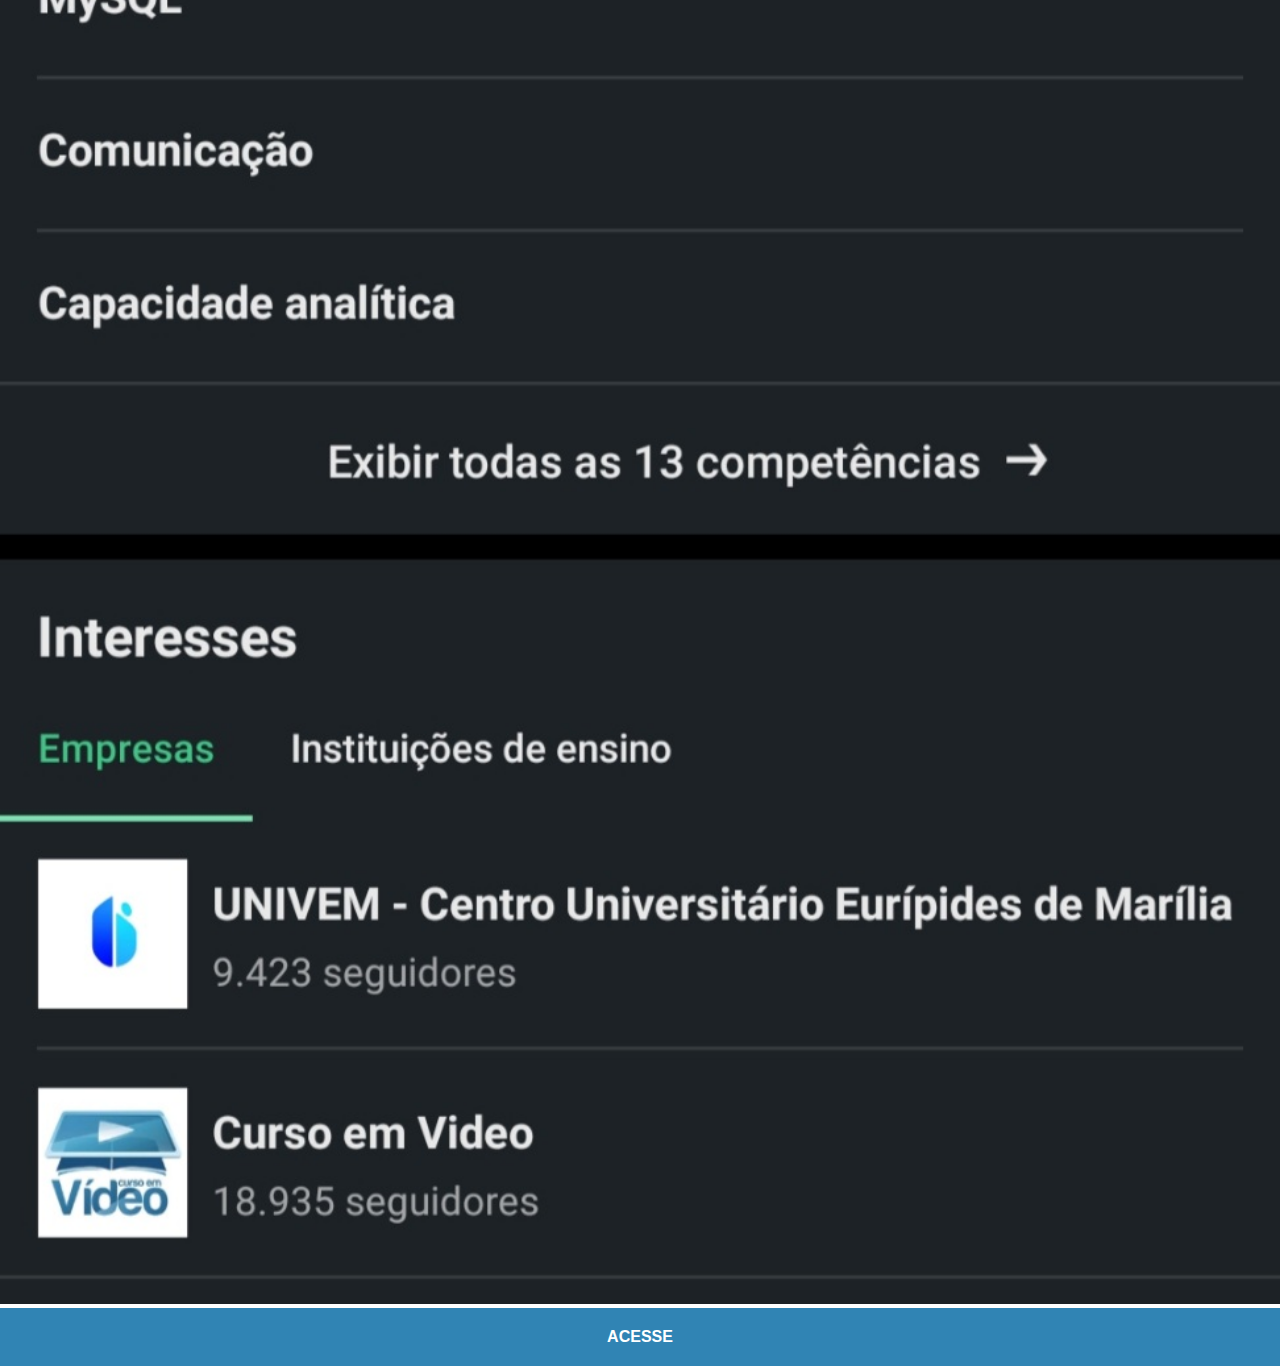
<file: projeto/Linkedin.html>
<!DOCTYPE html>
<html lang="pt-BR">
<head>
    <meta charset="UTF-8">
    <meta http-equiv="X-UA-Compatible" content="IE=edge">
    <meta name="viewport" content="width=device-width, initial-scale=1.0">
    <link rel="stylesheet" href="estilos/social.css">
    <title>LinkedIn</title>
</head>
<body>
    <img src="midia/imagens/fundo-LinkedIn.jpg" alt="LinkedIn"/>
    <a href="https://www.linkedin.com/in/miguel-morassuti-8aab51244/" target="_blank">ACESSE</a>
</body>
</html>
</file>
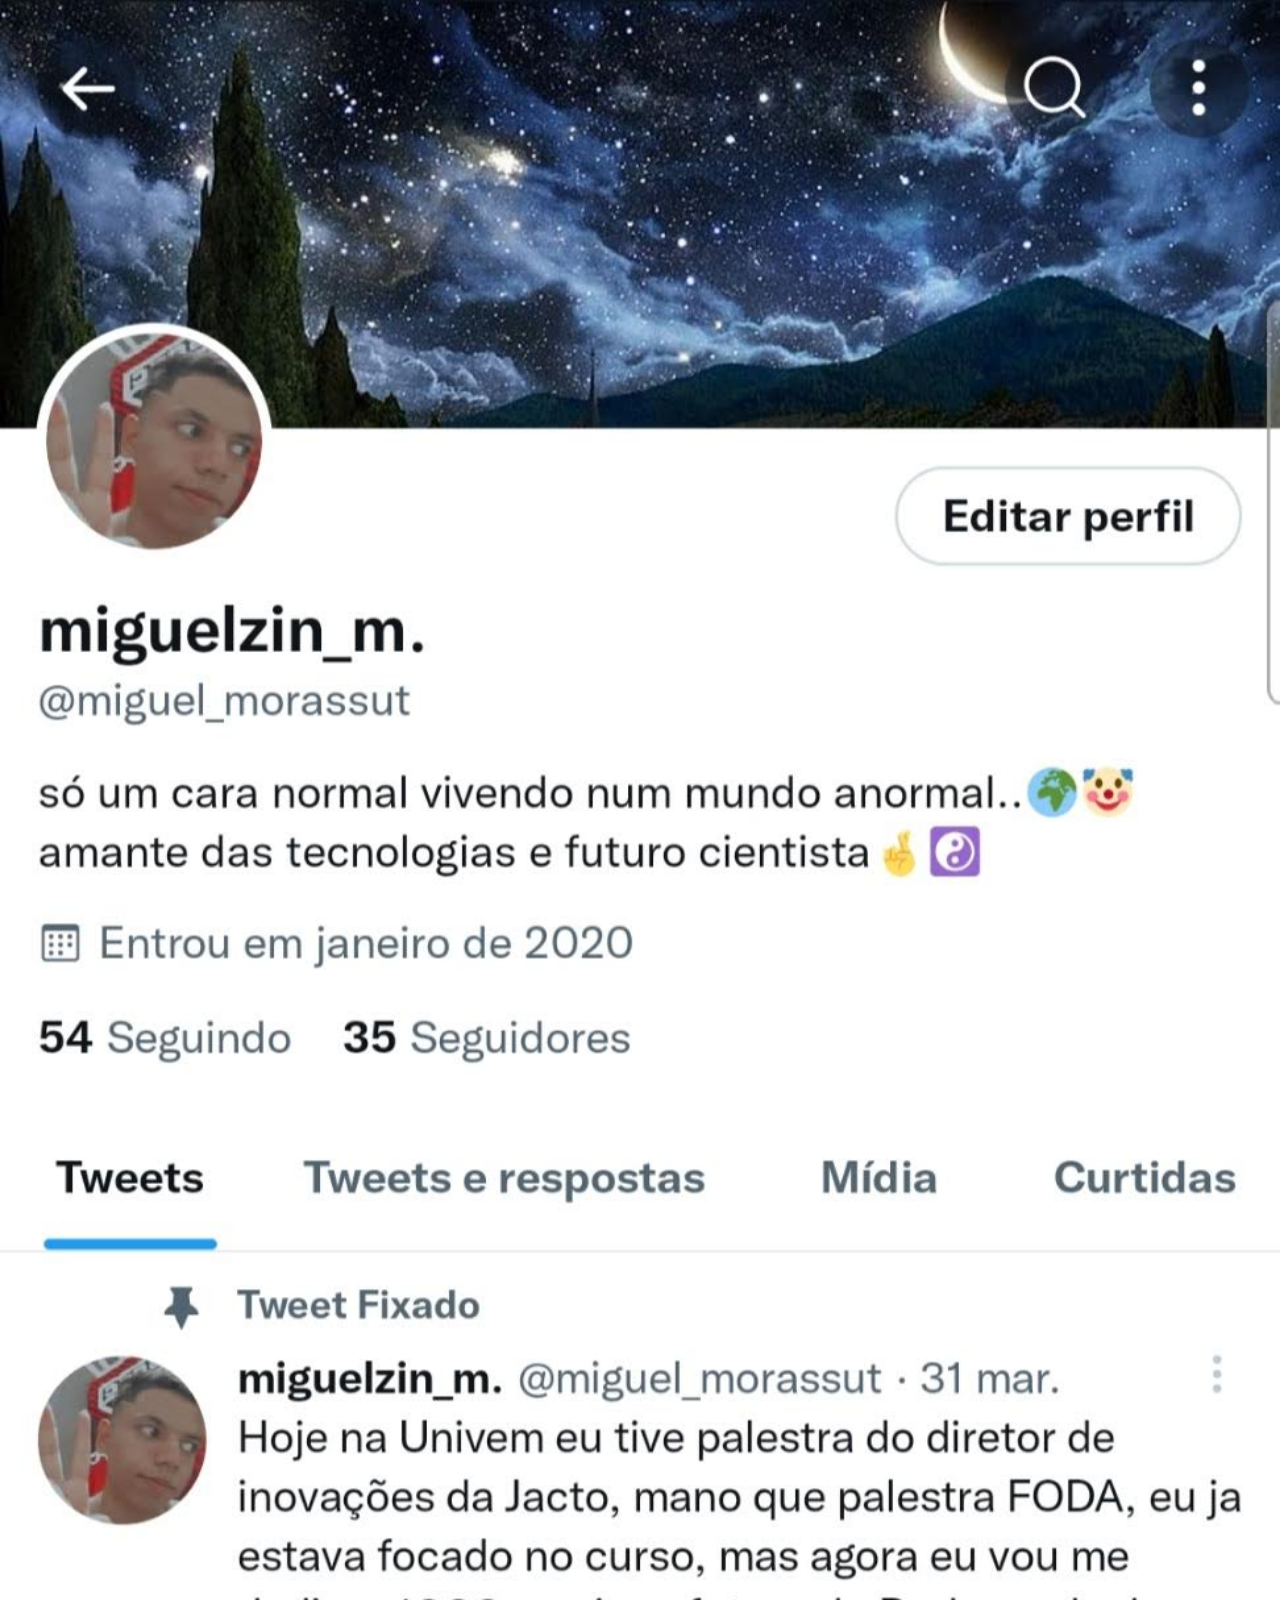
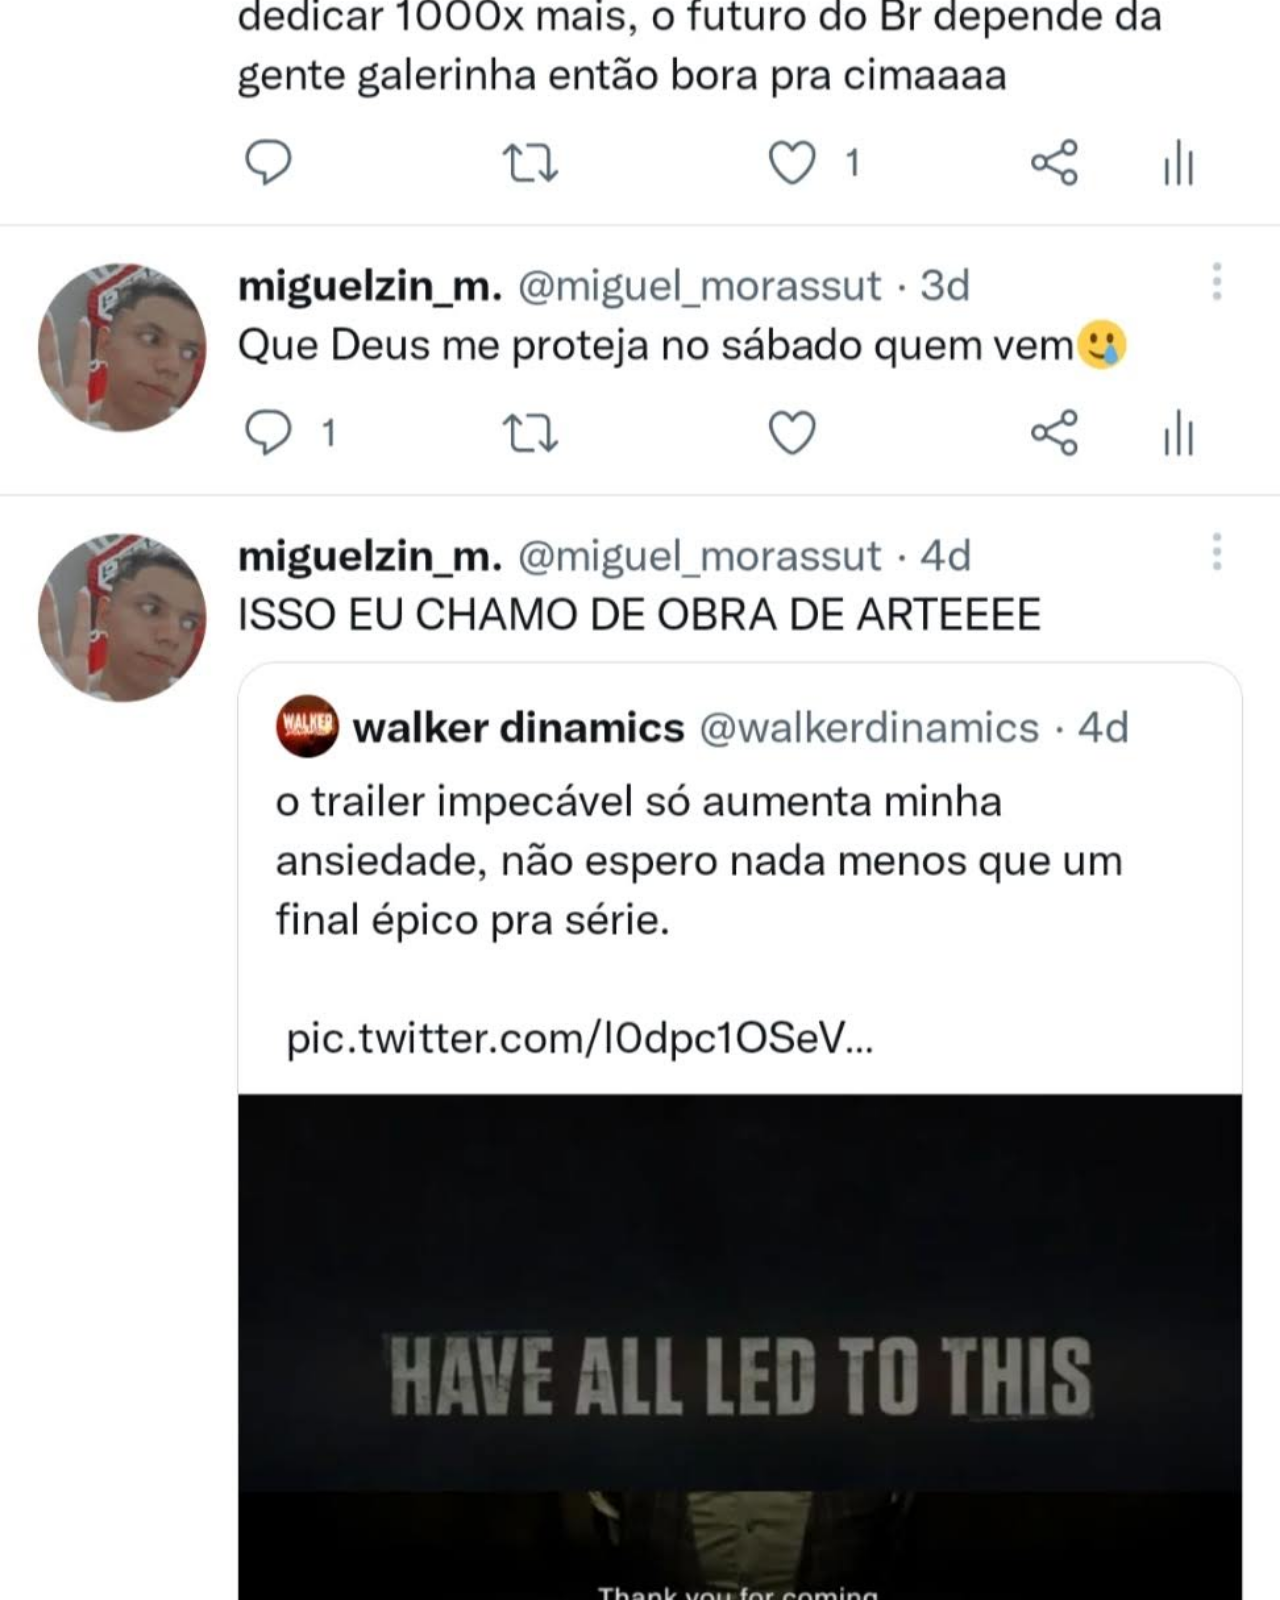
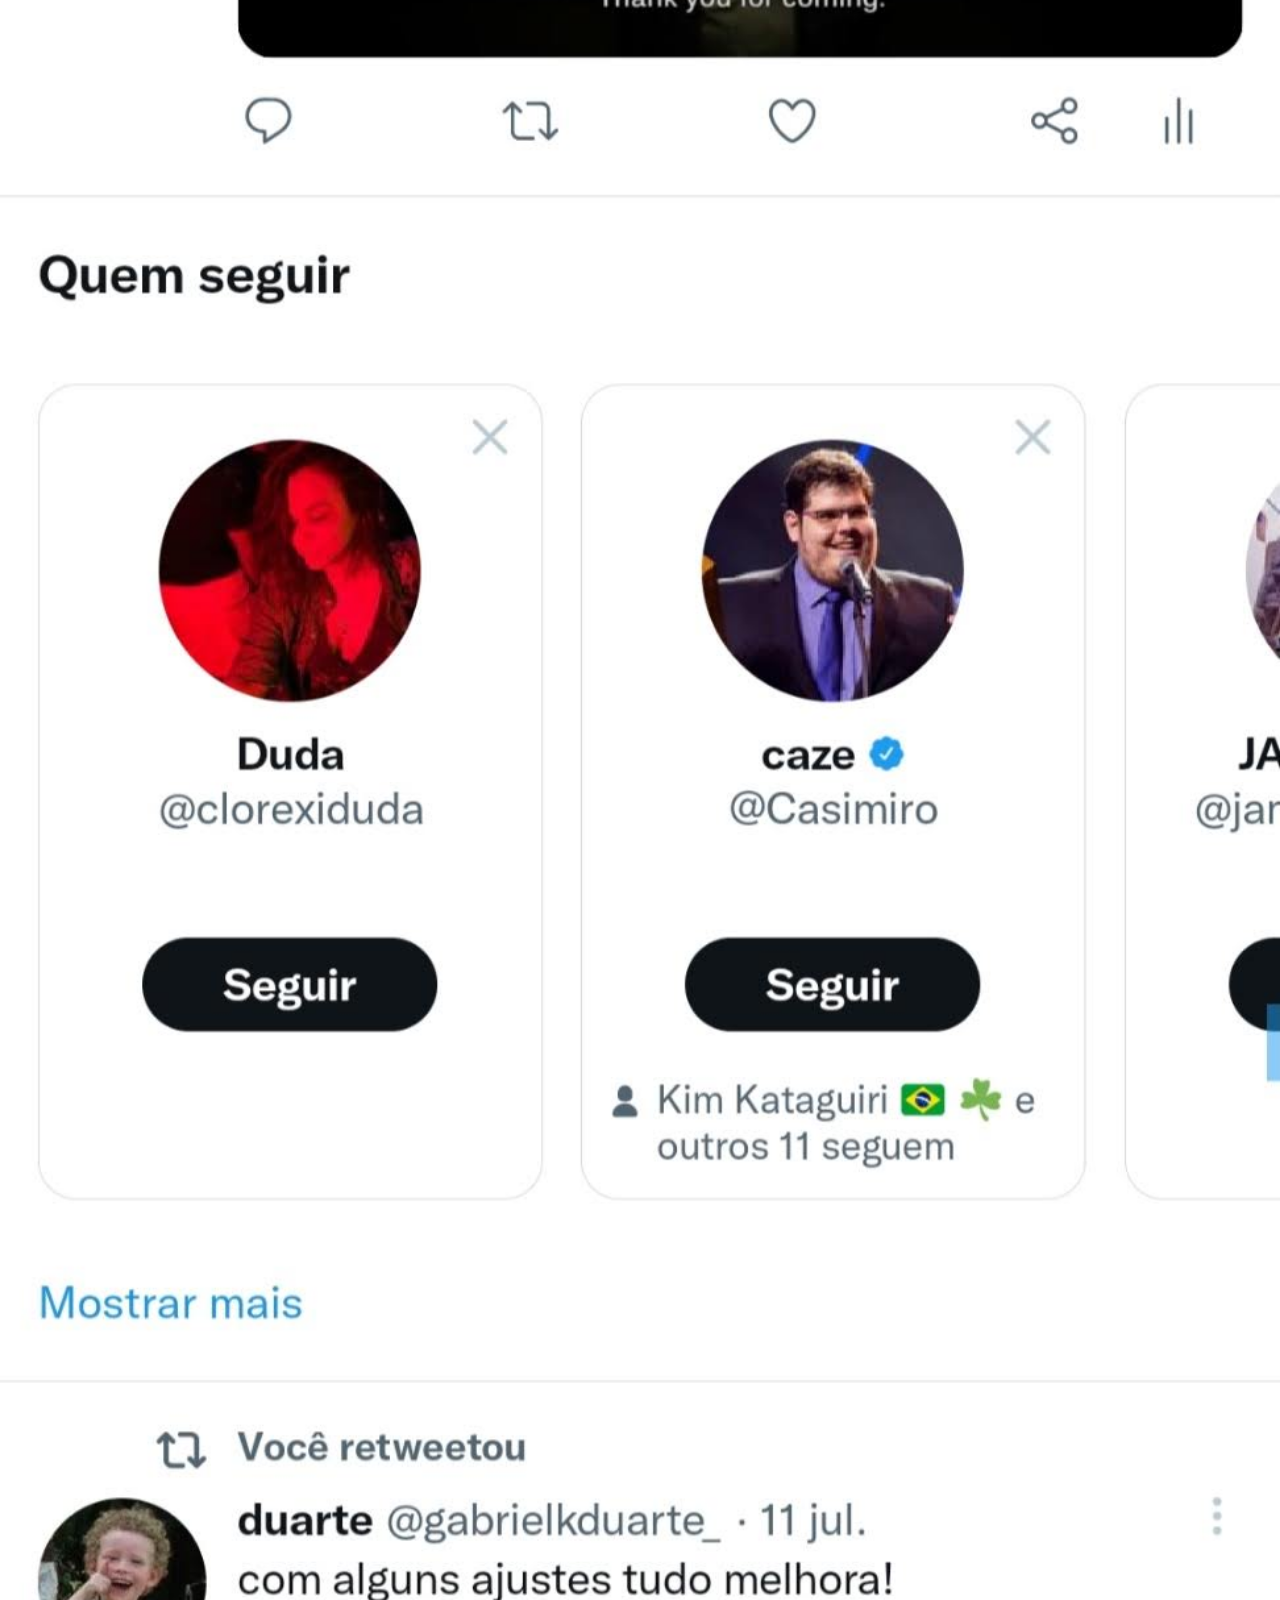
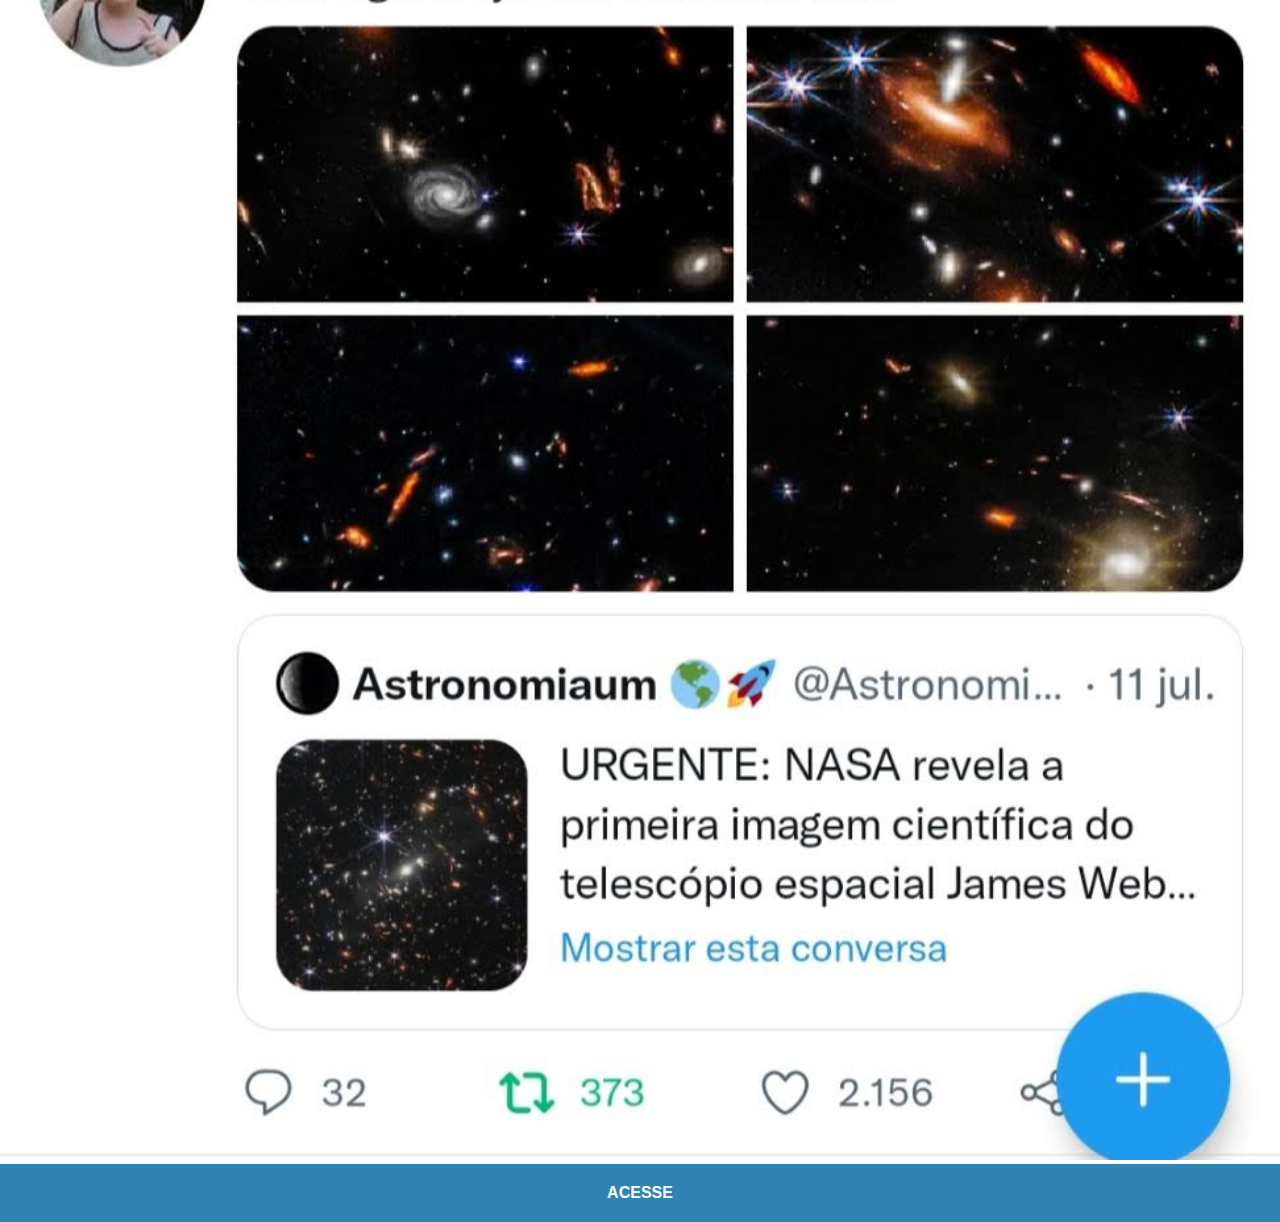
<file: projeto/twiter.html>
<!DOCTYPE html>
<html lang="pt-BR">
<head>
    <meta charset="UTF-8">
    <meta http-equiv="X-UA-Compatible" content="IE=edge">
    <meta name="viewport" content="width=device-width, initial-scale=1.0">
    <link rel="stylesheet" href="estilos/social.css">
    <title>Twitter</title>
</head>
<body>
    <img src="midia/imagens/Screenshot_20220727-114820_Twitter.jpg" alt="Twitter">
    <a href="https://twitter.com/miguel_morassut"target="_blank">ACESSE</a>
</body>
</html>
</file>
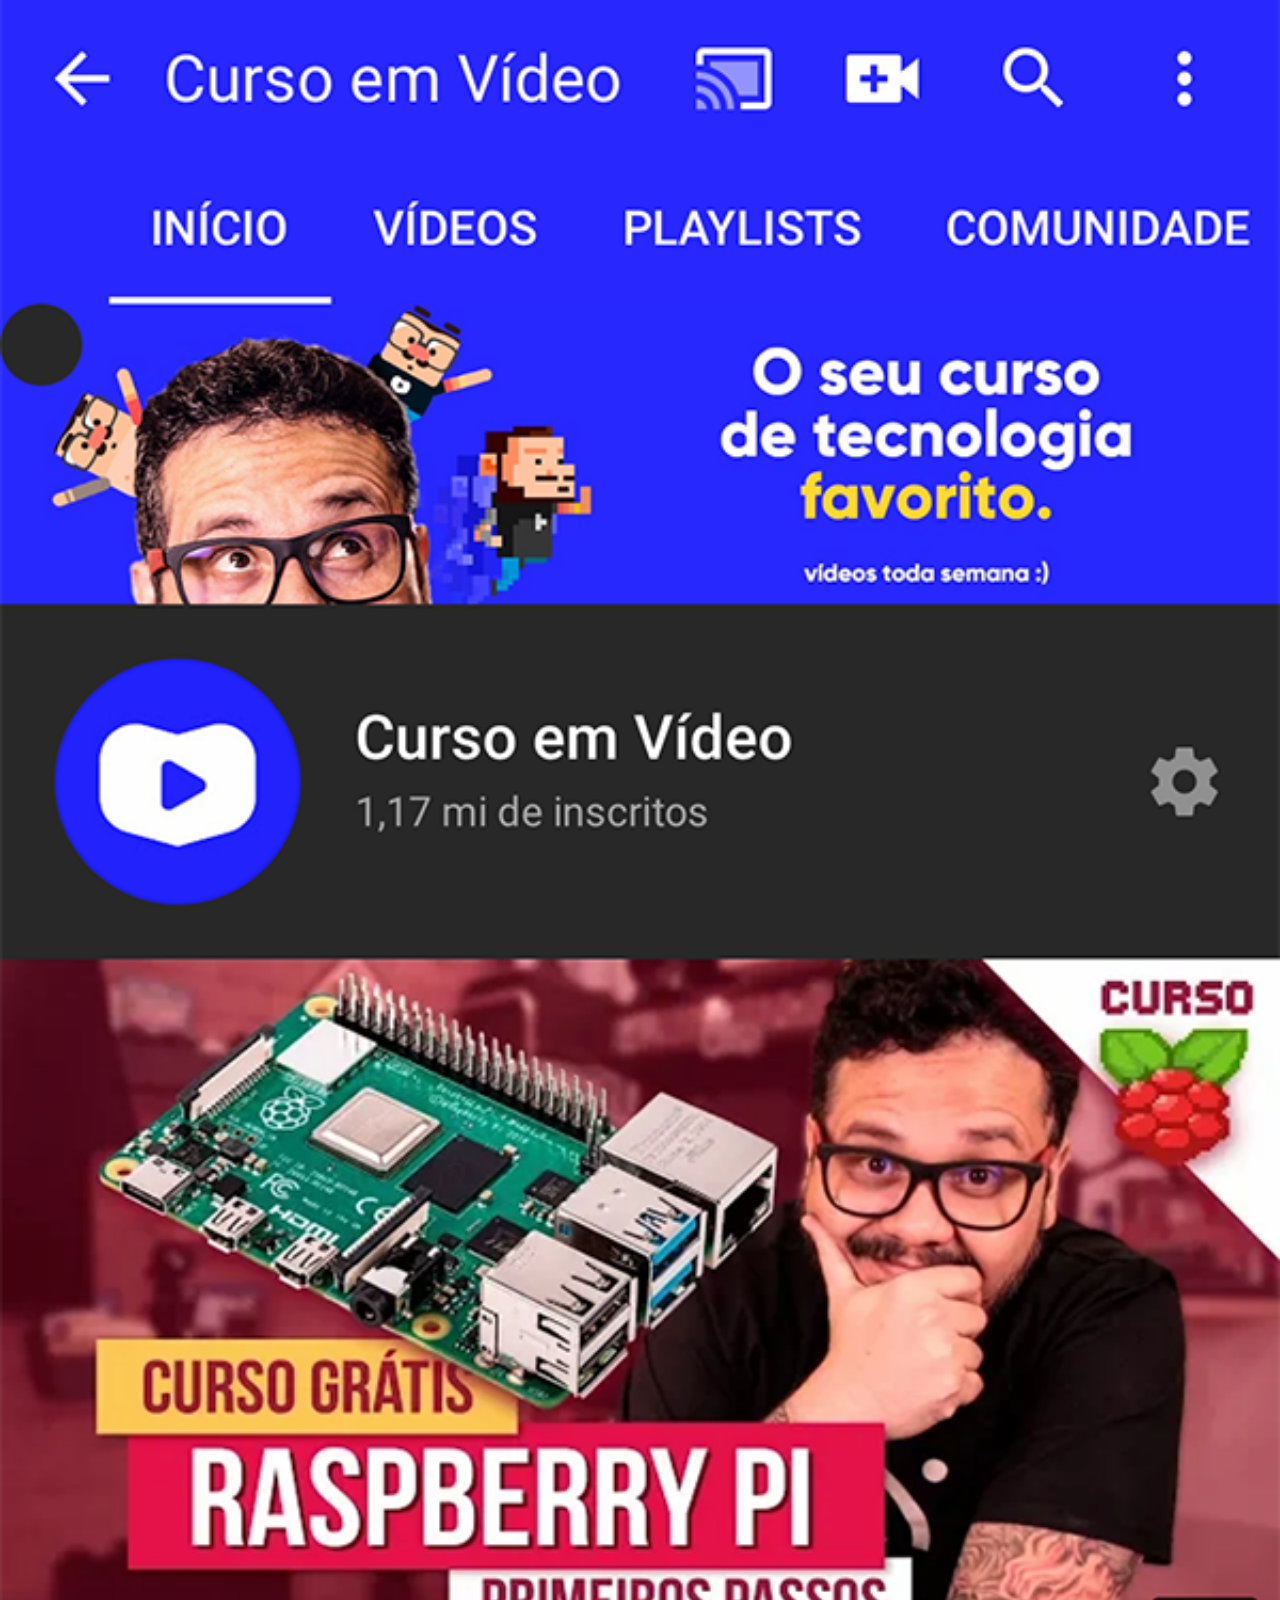
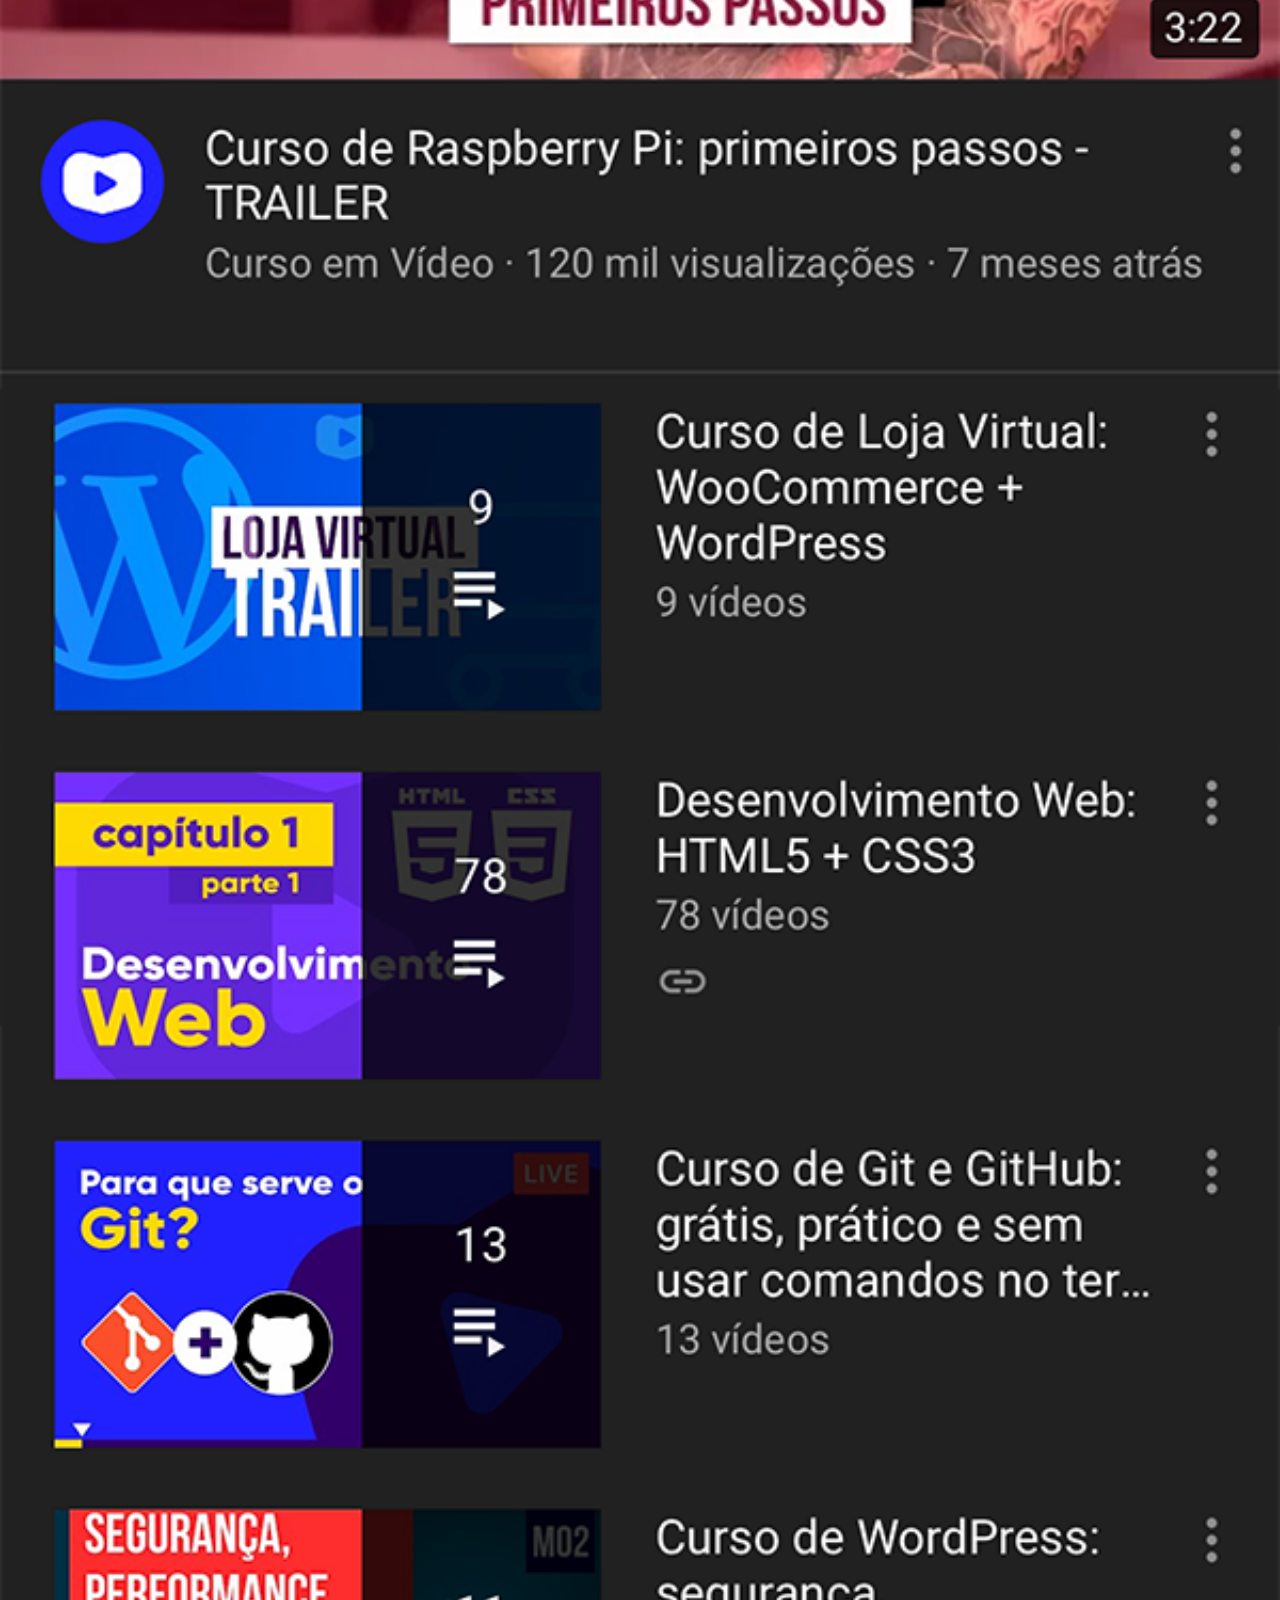
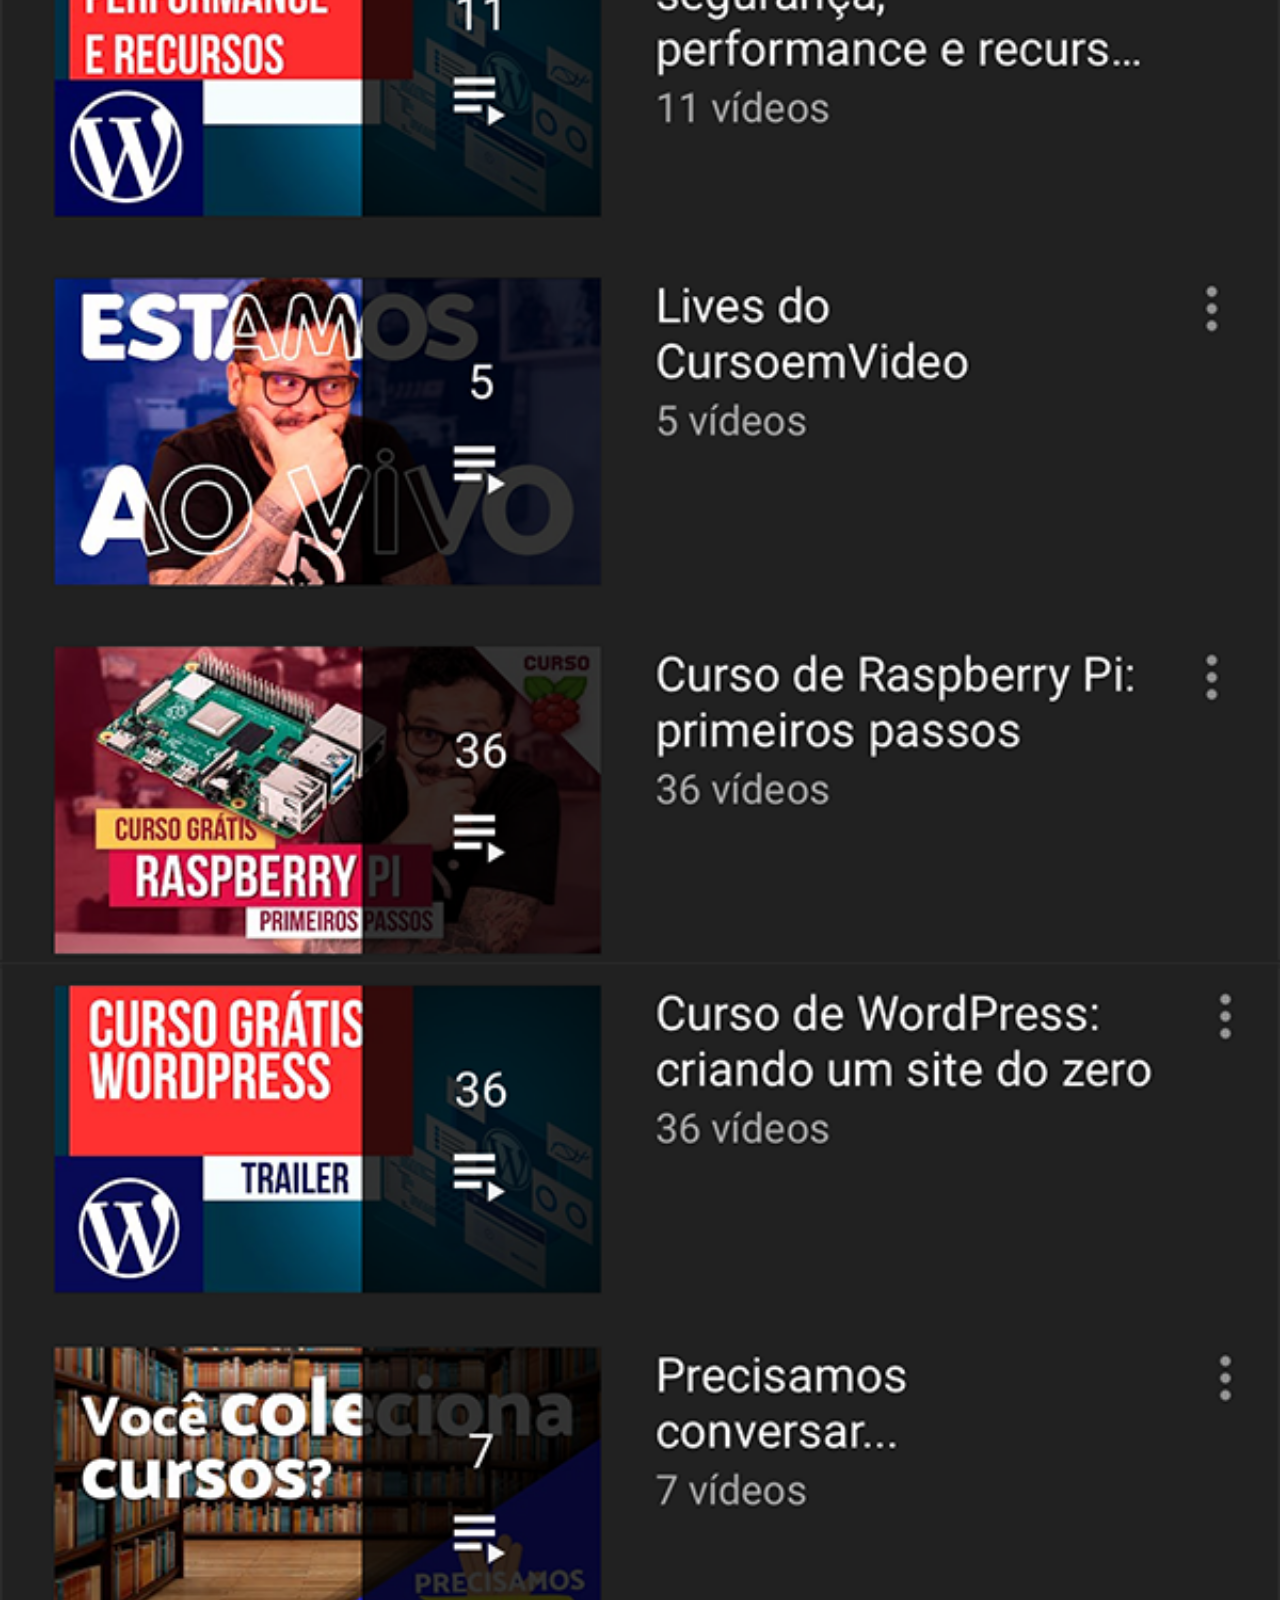
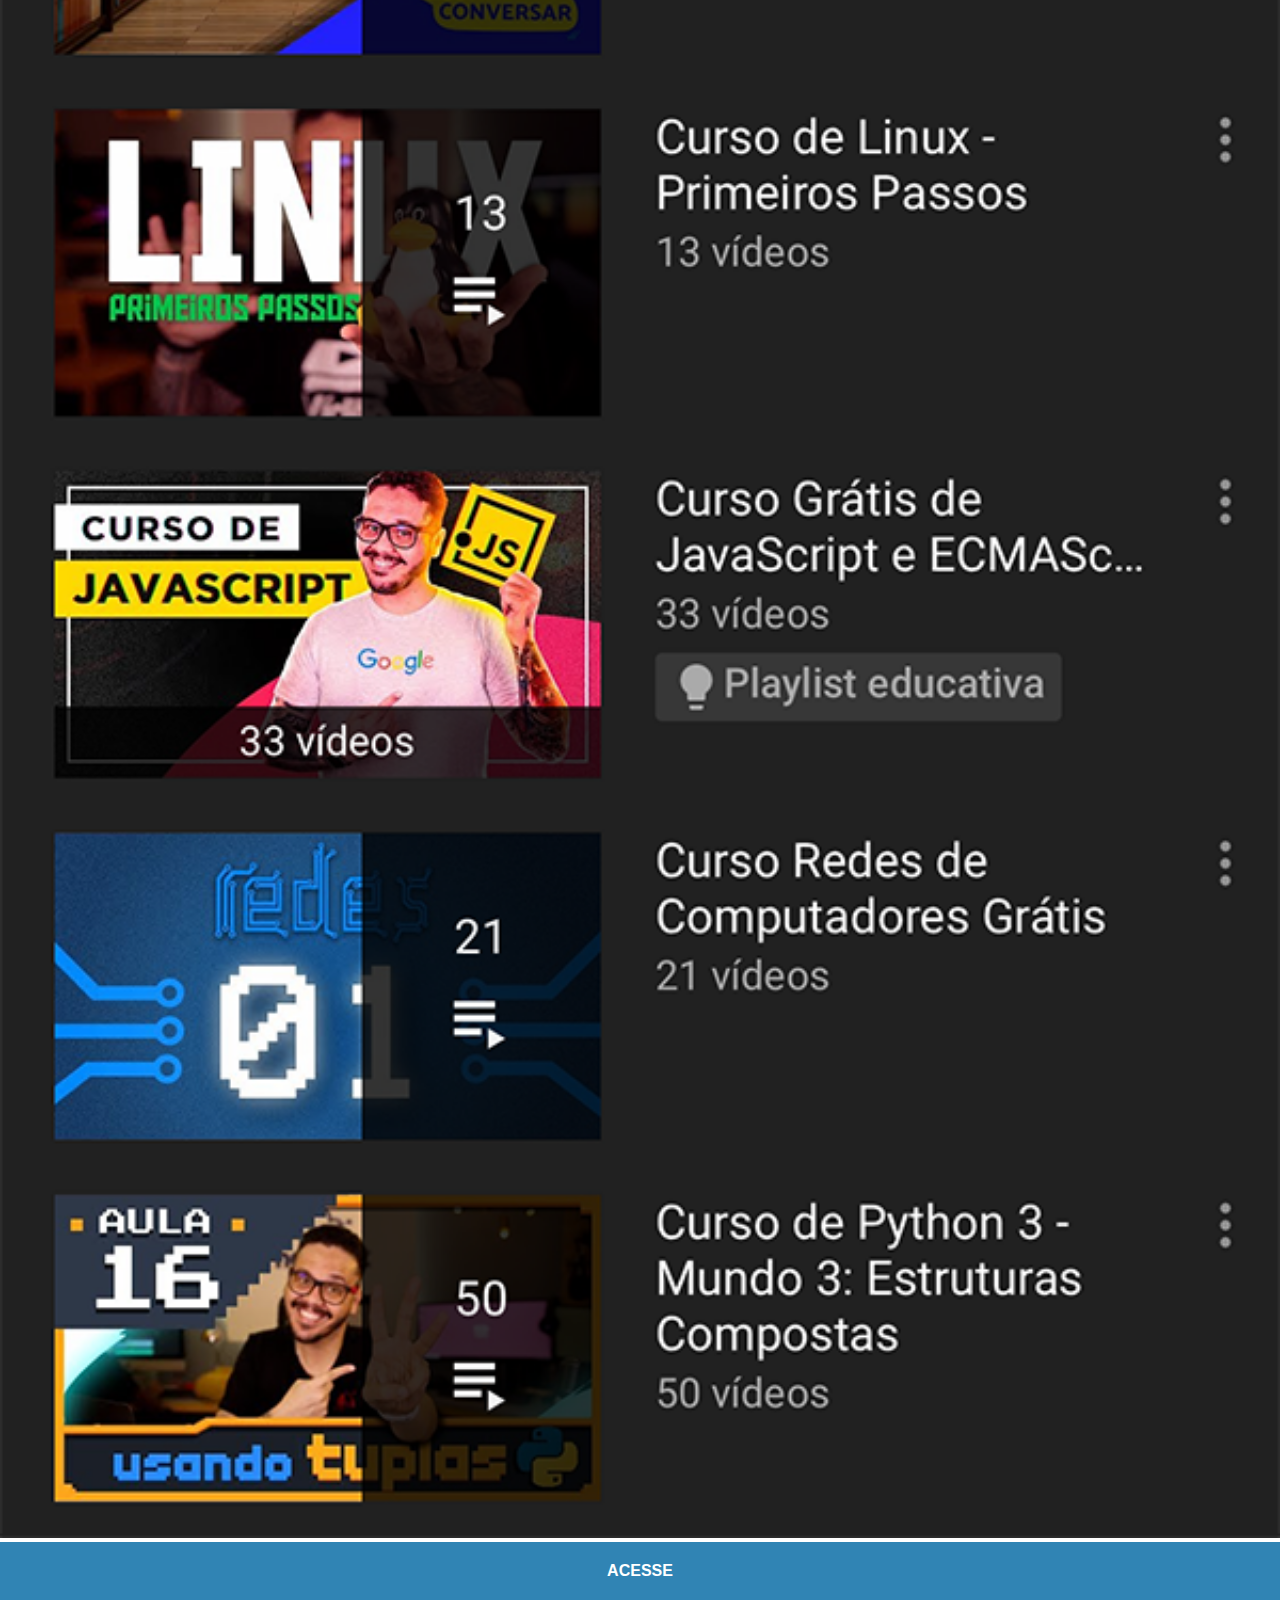
<file: projeto/youtube.html>
<!DOCTYPE html>
<html lang="pt-BR">
<head>
    <meta charset="UTF-8">
    <meta http-equiv="X-UA-Compatible" content="IE=edge">
    <meta name="viewport" content="width=device-width, initial-scale=1.0">
    <link rel="stylesheet" href="estilos/social.css">
    <title>Youtube</title>
</head>
<body>
    <img src="midia/imagens/tela-youtube.png" alt="Youtube"/>
    <a href="https://www.youtube.com/c/CursoemV%C3%ADdeo" target="_blank">ACESSE</a>
</body>
</html>
</file>
<file: projeto/estilos/style.css>
@charset "UTF-8";

*{
    margin: 0px;
    padding: 0px;
    font-family: Arial, Helvetica, sans-serif;
}

html, body{
    height: 100vh;
    width: 100vw;
    background-color: black;
}

body {
    background: url('../midia/imagens/fundo-madeira.jpg') no-repeat top center;
    background-size: cover;
    background-attachment: fixed;
}

main{
    height: 100vh;
    position: relative;
 
}
        /*CONFIGURANDO TELA DO CELULAR*/
        
section#telefone{
    position: absolute; /*Position absolute pois é ele que vou alterar*/
    top: 50%;
    left: 50%;
    transform: translate(-50%, -50%); /*Centralizando corretamente*/
    
    height: 625px;
    width: 309px;
    background:url('../midia/imagens/frame-iphone.png') no-repeat;
    
}

iframe#tela{
    position: relative;
    top: 80px;
    left: 22px;
    width: 263px;
    height: 468px;
}

        /*CONFIGURANDO BOTÕES LATERAIS*/

section#redes{
    text-align: right;
}

section#redes img{
    width: 50px;
    margin:10px;
    border-radius: 50%;
    box-shadow: 2px 2px 5px rgb(77, 77, 77);
    box-sizing: border-box; /*Para a borda fazer parte da caixa e não alterar a posição dos elementos de redes sociais quando eu passar o mouse por cima*/

}
/*ações que ocorrem quando o mouse passa por cima*/
section#redes img:hover{
    border: 2px solid rgba(255, 255, 255, 0.575);
    text-decoration: double;
    transform: translate(-3px, -3px);
    box-shadow: 5px 5px 10px black;
    transition: transform 0.2s border 0.5s;
}
</file>
<file: projeto/estilos/social.css>
@charset "UTF-8";

*{
    margin: 0px;
    padding: 0px;
    font-family: Arial, Helvetica, sans-serif;
}

::-webkit-scrollbar{
    width: 0px;
    height: 0px;
}

img{
    width: 100vw;
}

a{
    display: block;
    background-color: rgb(48, 132, 180);
    color: white;
    padding: 20px;
    text-align: center;
    font-weight: bolder;text-decoration: none;
}

a:hover{
    background-color:rgb(8, 107, 107)
}
</file>
